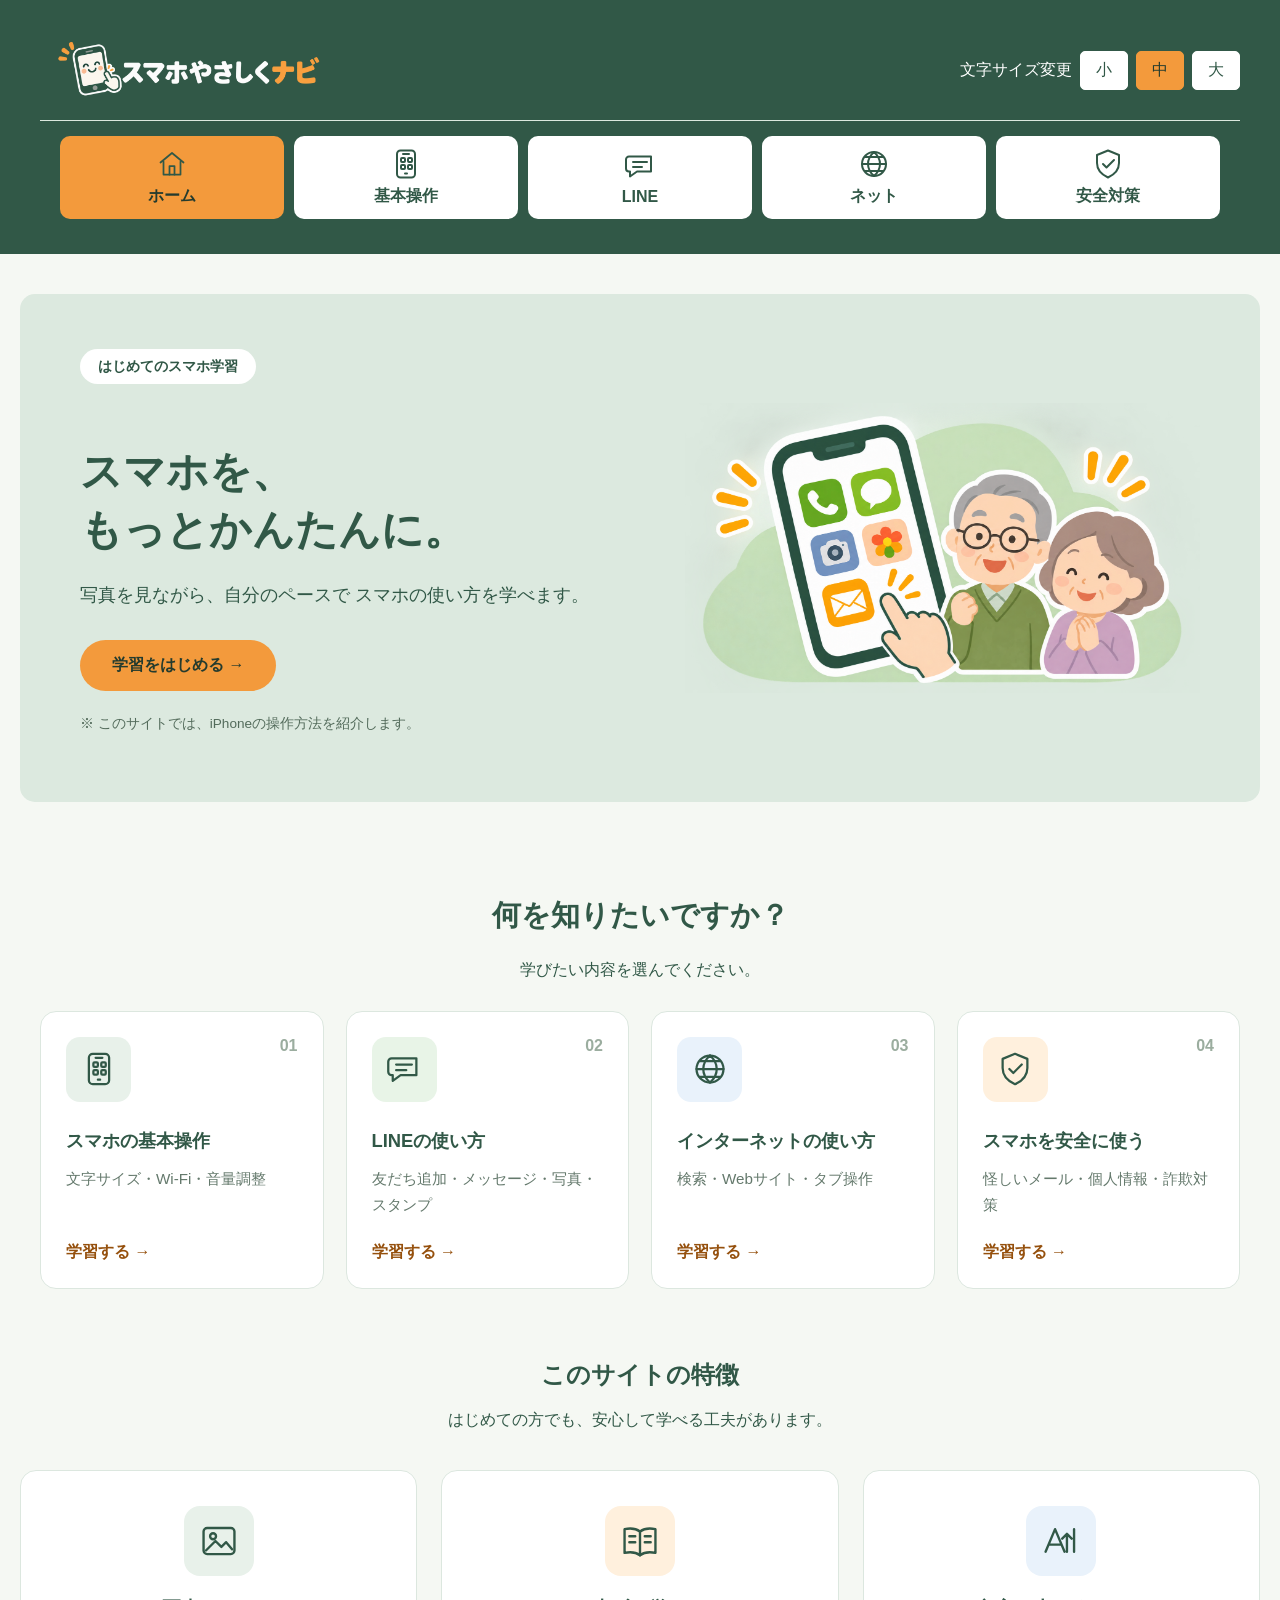
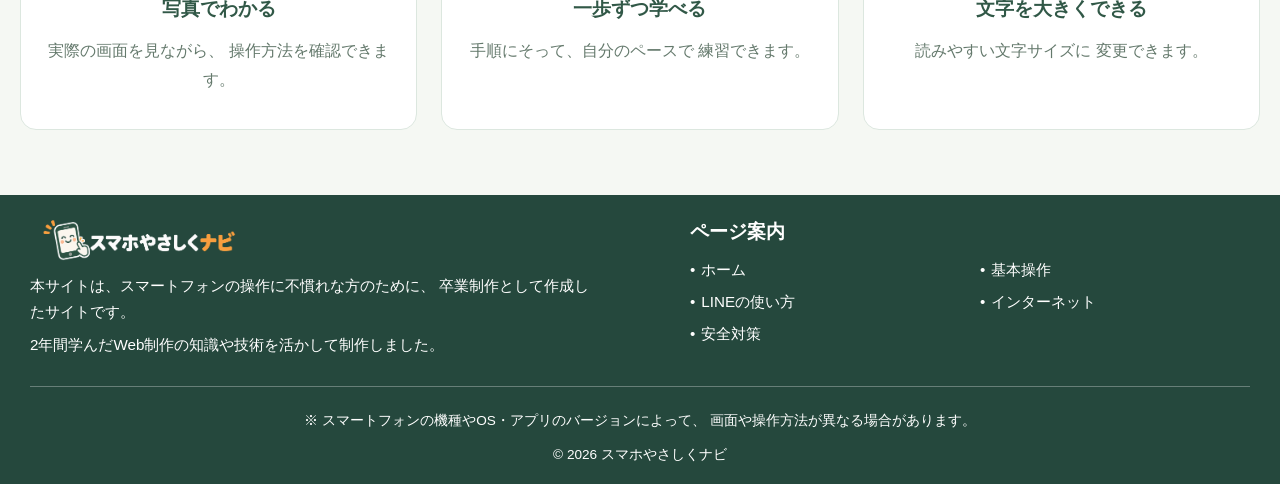
<file: index.html>
<!DOCTYPE html>
<html lang="ja">
<head>
    <meta charset="UTF-8">
    <meta name="viewport" content="width=device-width, initial-scale=1.0">
    <title>スマホやさしくナビ</title>
    <link rel="stylesheet" href="style.css">
    <script src="script.js" defer></script>
</head>

<body>
    <header>

        <div class="header-top">
            <div class="site-logo">
                <a href="index.html">
                    <img src="images/logo.png" alt="スマホやさしくナビ" class="logo-image">
                </a>
            </div>
        
        <div class="font-controls">
            <span>文字サイズ変更</span>
            <button type="button" data-size="small">小</button>
            <button type="button" data-size="medium">中</button>
            <button type="button" data-size="large">大</button>
        </div>

    </div>

        <nav class="main-nav">
            <a href="index.html" class="nav-link active" aria-current="page">
                <span class="nav-icon" aria-hidden="true"><img src="images/icons/home.svg" alt=""></span>
                <span>ホーム</span>
            </a>
            <a href="basic.html" class="nav-link">
                <span class="nav-icon" aria-hidden="true"><img src="images/icons/smartphone.svg" alt=""></span>
                <span>基本操作</span>
            </a>
            <a href="line.html" class="nav-link">
                <span class="nav-icon" aria-hidden="true"><img src="images/icons/message.svg" alt=""></span>
                <span>LINE</span>
            </a>
            <a href="internet.html" class="nav-link">
                <span class="nav-icon" aria-hidden="true"><img src="images/icons/globe.svg" alt=""></span>
                <span>ネット</span>
            </a>
            <a href="safety.html" class="nav-link">
                <span class="nav-icon" aria-hidden="true"><img src="images/icons/shield.svg" alt=""></span>
                <span>安全対策</span>
            </a>
        </nav>   
    </header>

    <main>

        
<!-- トップページのメインビジュアル -->
<section class="hero">

    <div class="hero-content">

        <span class="hero-label">
            はじめてのスマホ学習
        </span>

        <h1>スマホを、<br>
    もっとかんたんに。</h1>

        <p class="hero-description">
            写真を見ながら、自分のペースで
            スマホの使い方を学べます。
        </p>

        <a href="basic.html" class="hero-button">
            学習をはじめる →
        </a>

        <p class="hero-note">
            ※ このサイトでは、iPhoneの操作方法を紹介します。
        </p>

    </div>

    <!-- スマホ学習のイラスト -->
<div class="hero-image">
    <img
        src="images/hero-illust.png"
        alt="スマートフォンの使い方を楽しく学ぶイラスト"
        class="hero-illustration"
    >
</div>

</section>


        <!-- 学習カテゴリ -->
        <section class="categories">
            <h2>何を知りたいですか？</h2>
            <p class="section-description">
                学びたい内容を選んでください。
            </p>

            
<div class="cards">

    <!-- スマホの基本操作 -->
    <a href="basic.html" class="card">
        <div class="card-top">
            <span class="card-icon" aria-hidden="true"><img src="images/icons/smartphone.svg" alt=""></span>
            <span class="card-number" aria-hidden="true">01</span>
        </div>

        <div class="card-text">
            <h3>スマホの基本操作</h3>
            <p>文字サイズ・Wi-Fi・音量調整</p>
        </div>

        <span class="card-button">学習する →</span>
    </a>

    <!-- LINEの使い方 -->
    <a href="line.html" class="card">
        <div class="card-top">
            <span class="card-icon" aria-hidden="true"><img src="images/icons/message.svg" alt=""></span>
            <span class="card-number" aria-hidden="true">02</span>
        </div>

        <div class="card-text">
            <h3>LINEの使い方</h3>
            <p>友だち追加・メッセージ・写真・スタンプ</p>
        </div>

        <span class="card-button">学習する →</span>
    </a>

    <!-- インターネットの使い方 -->
    <a href="internet.html" class="card">
        <div class="card-top">
            <span class="card-icon" aria-hidden="true"><img src="images/icons/globe.svg" alt=""></span>
            <span class="card-number" aria-hidden="true">03</span>
        </div>

        <div class="card-text">
            <h3>インターネットの使い方</h3>
            <p>検索・Webサイト・タブ操作</p>
        </div>

        <span class="card-button">学習する →</span>
    </a>

    <!-- スマホの安全対策 -->
    <a href="safety.html" class="card">
        <div class="card-top">
            <span class="card-icon" aria-hidden="true"><img src="images/icons/shield.svg" alt=""></span>
            <span class="card-number" aria-hidden="true">04</span>
        </div>

        <div class="card-text">
            <h3>スマホを安全に使う</h3>
            <p>怪しいメール・個人情報・詐欺対策</p>
        </div>

        <span class="card-button">学習する →</span>
    </a>

</div>
           
        </section>

        
<!-- このサイトの特徴 -->
<section class="about">

    <h2>このサイトの特徴</h2>

    <p class="section-description">
        はじめての方でも、安心して学べる工夫があります。
    </p>

    <div class="feature-cards">

        <!-- 写真でわかる -->
        <div class="feature-card">
            <span class="feature-icon" aria-hidden="true"><img src="images/icons/photo.svg" alt=""></span>
            <h3>写真でわかる</h3>
            <p>
                実際の画面を見ながら、
                操作方法を確認できます。
            </p>
        </div>

        <!-- 一歩ずつ学べる -->
        <div class="feature-card">
            <span class="feature-icon" aria-hidden="true"><img src="images/icons/book.svg" alt=""></span>
            <h3>一歩ずつ学べる</h3>
            <p>
                手順にそって、自分のペースで
                練習できます。
            </p>
        </div>

        <!-- 文字サイズを変更できる -->
        <div class="feature-card">
            <span class="feature-icon" aria-hidden="true"><img src="images/icons/font-size.svg" alt=""></span>
            <h3>文字を大きくできる</h3>
            <p>
                読みやすい文字サイズに
                変更できます。
            </p>
        </div>

    </div>

</section>

    </main>
    
    
<!-- フッター -->
<footer class="site-footer">
    <div class="footer-container">

        <div class="footer-main">

            <!-- サイト紹介 -->
            <div class="footer-about">
                <img src="images/logo.png"
                     alt="スマホやさしくナビ"
                     class="footer-logo">

                <div class="footer-project">
                    <p>
                        本サイトは、スマートフォンの操作に不慣れな方のために、
                        卒業制作として作成したサイトです。
                    </p>
                    <p>
                        2年間学んだWeb制作の知識や技術を活かして制作しました。
                    </p>
                </div>
            </div>

            <!-- ページ案内 -->
            <div class="footer-nav">
                <h2>ページ案内</h2>
                <ul>
                    <li><a href="index.html">ホーム</a></li>
                    <li><a href="basic.html">基本操作</a></li>
                    <li><a href="line.html">LINEの使い方</a></li>
                    <li><a href="internet.html">インターネット</a></li>
                    <li><a href="safety.html">安全対策</a></li>
                </ul>
            </div>

        </div>

        <!-- 注意事項・コピーライト -->
        <div class="footer-bottom">
            <p class="footer-note">
                ※ スマートフォンの機種やOS・アプリのバージョンによって、
                画面や操作方法が異なる場合があります。
            </p>

            <p class="footer-copyright">
                © 2026 スマホやさしくナビ
            </p>
        </div>

    </div>
</footer>
<!-- ページトップへ戻るボタン -->
<button id="back-to-top" type="button" aria-label="ページの先頭へ戻る">
    <span aria-hidden="true">↑</span>
    <span class="back-to-top-text">TOP</span>
</button>
</body>
</html>
</file>
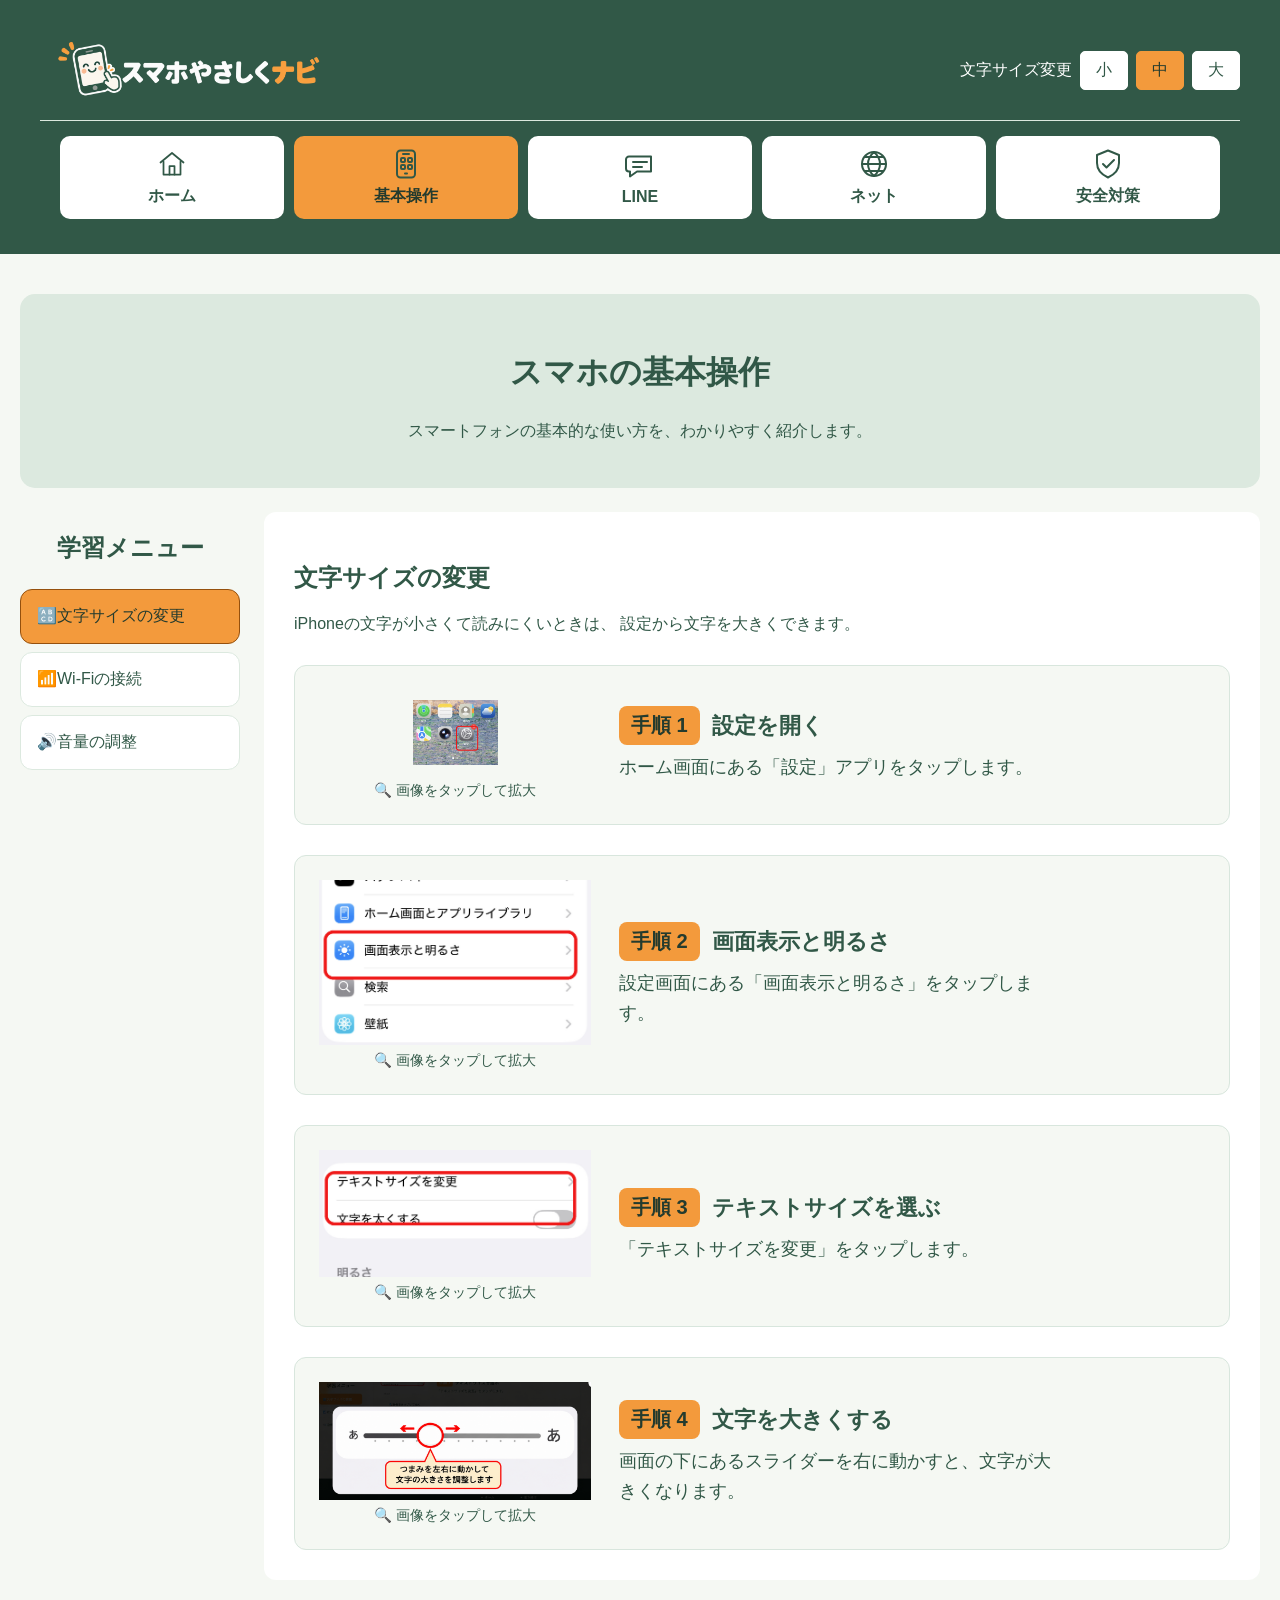
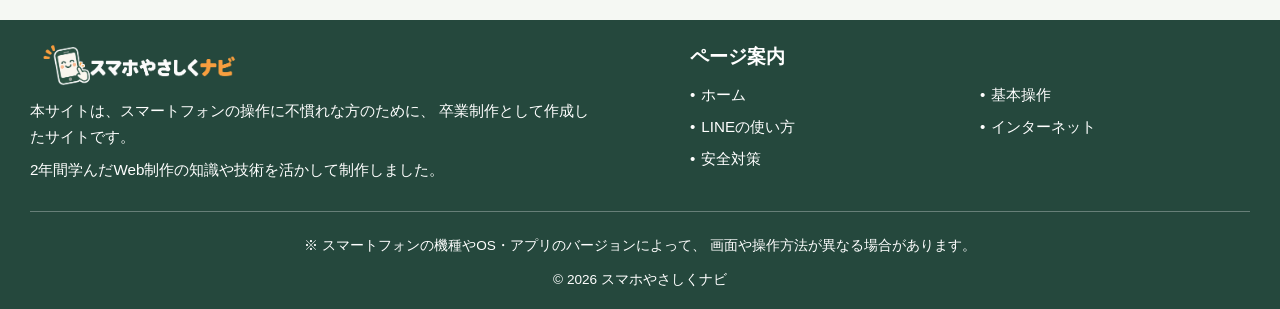
<file: basic.html>
<!DOCTYPE html>
<html lang="ja">
<head>
    <meta charset="UTF-8">
    <meta name="viewport" content="width=device-width, initial-scale=1.0">
    <title>スマホの基本操作｜スマホやさしくナビ</title>
    <link rel="stylesheet" href="style.css">
    <script src="script.js" defer></script>
</head>
<body>
    <header>

        <div class="header-top">
            <div class="site-logo">
                <a href="index.html">
                    <img src="images/logo.png" alt="スマホやさしくナビ" class="logo-image">
                </a>
            </div>
        
        <div class="font-controls">
            <span>文字サイズ変更</span>
            <button type="button" data-size="small">小</button>
            <button type="button" data-size="medium">中</button>
            <button type="button" data-size="large">大</button>
        </div>

    </div>

        <nav class="main-nav">
            <a href="index.html" class="nav-link">
                <span class="nav-icon" aria-hidden="true"><img src="images/icons/home.svg" alt=""></span>
                <span>ホーム</span>
            </a>
            <a href="basic.html" class="nav-link active" aria-current="page">
                <span class="nav-icon" aria-hidden="true"><img src="images/icons/smartphone.svg" alt=""></span>
                <span>基本操作</span>
            </a>
            <a href="line.html" class="nav-link">
                <span class="nav-icon" aria-hidden="true"><img src="images/icons/message.svg" alt=""></span>
                <span>LINE</span>
            </a>
            <a href="internet.html" class="nav-link">
                <span class="nav-icon" aria-hidden="true"><img src="images/icons/globe.svg" alt=""></span>
                <span>ネット</span>
            </a>
            <a href="safety.html" class="nav-link">
                <span class="nav-icon" aria-hidden="true"><img src="images/icons/shield.svg" alt=""></span>
                <span>安全対策</span>
            </a>
        </nav>   
    </header>

<!-- メインコンテンツ -->
<main class="basic-main">

<!-- ページタイトル -->
<section class="basic-intro">
    <h1>スマホの基本操作</h1>
    <p>
        スマートフォンの基本的な使い方を、わかりやすく紹介します。
    </p>
    </section>
<!-- 学習メニュー -->
<section class="basic-lessons">
    <h2>学習メニュー</h2>
    <div class="lesson-list">
        <a href="#font-size" class="lesson-item active">
            🔠文字サイズの変更
        </a>
        <a href="#wifi" class="lesson-item">
            📶Wi-Fiの接続
        </a>
        <a href="#volume" class="lesson-item">
            🔊音量の調整
        </a>
    </div>
</section>

<!-- 文字サイズの変更 -->
 <section id="font-size" class="lesson-section">
    <h2>文字サイズの変更</h2>
    <p>iPhoneの文字が小さくて読みにくいときは、
        設定から文字を大きくできます。</p>

    <div class="step-list">
    <!-- 手順1 -->
        <div class="step-item">
           <div class="step-content">
            <!-- 設定アプリのアイコン -->
            <img loading="lazy" src="images/font-step1.jpg" alt="設定アプリのアイコン" class="step-icon">

            <!-- 操作の説明 -->
             <div class="step-text">
                <h3 class="step-title">
    <span class="step-number">手順 1</span>
    <span>設定を開く</span>
</h3>
                <p>
                    ホーム画面にある「設定」アプリをタップします。
                </p>
             </div>
           </div>
        </div>
    <!-- 手順2 -->
        <div class="step-item">
            <div class="step-content">
                <!-- 画面表示と明るさの操作画像 -->
                <img loading="lazy" src="images/font-step2.jpg" alt="画面表示と明るさの設定項目" class="step-guide-image">

                <div class="step-text">
                <h3 class="step-title">
    <span class="step-number">手順 2</span>
    <span>画面表示と明るさ</span>
</h3>
                <p>
                設定画面にある「画面表示と明るさ」をタップします。
                </p>
                </div>
            </div>
        </div>
    <!-- 手順3 -->
        <div class="step-item">
            <div class="step-content">
                <!-- テキストサイズの設定画像 -->
                <img loading="lazy" src="images/font-step3.jpg" alt="テキストサイズを変更" class="step-guide-image">
                <!-- 操作の説明 -->
                <div class="step-text">
                    <h3 class="step-title">
    <span class="step-number">手順 3</span>
    <span>テキストサイズを選ぶ</span>
</h3>
                    <p>
                    「テキストサイズを変更」をタップします。
                    </p>
                </div>
            </div>
        </div>
    <!-- 手順4 -->
        <div class="step-item">
        <div class="step-content">
            <!-- 文字サイズ調整の画像 -->
            <img loading="lazy" src="images/font-step4.jpg" alt="文字サイズを調整するスライダー" class="step-guide-image">
            <!-- 操作の説明 -->
             <div class="step-text">
                <h3 class="step-title">
    <span class="step-number">手順 4</span>
    <span>文字を大きくする</span>
</h3>
                <p>画面の下にあるスライダーを右に動かすと、文字が大きくなります。</p>
             </div>
        </div>
    </div>
    </div>
 </section>

 <!-- Wi-Fiの接続 -->
<section id="wifi" class="lesson-section">
    <h2>Wi-Fiの接続</h2>
    <p>iPhoneをWi-Fiに接続する方法を紹介します。</p>
    <div class="step-list">
        <!-- 手順1 -->
         <div class="step-item">
            <div class="step-content">
                <img loading="lazy" src="images/font-step1.jpg" alt="設定アプリのアイコン" class="step-icon">
                <div class="step-text">

                    <h3 class="step-title">
    <span class="step-number">手順 1</span>
    <span>設定を開く</span>
</h3>
                    <p>ホーム画面にある「設定」アプリをタップします。</p>
                </div>
            </div>
         </div>

        
<!-- 手順2 -->
<div class="step-item">
    <div class="step-content">

        <img loading="lazy" src="images/wifi-menu.jpeg"
             alt="Wi-Fiの設定項目"
             class="step-guide-image">

        <div class="step-text">
            <h3 class="step-title">
    <span class="step-number">手順 2</span>
    <span>Wi-Fiを選ぶ</span>
</h3>
            <p>設定画面にある「Wi-Fi」をタップします。</p>
        </div>

    </div>
</div>
<!-- 手順3 -->
<div class="step-item">
    <div class="step-content">

        <img loading="lazy" src="images/wifi-on.jpeg"
             alt="Wi-Fiをオンにする画面"
             class="step-guide-image">

        <div class="step-text">
            <h3 class="step-title">
    <span class="step-number">手順 3</span>
    <span>Wi-Fiをオンにする</span>
</h3>
            <p>「Wi-Fi」のスイッチをタップして、
               オン（緑色）にします。</p>
        </div>

    </div>
</div>
<!-- 手順4 -->
<div class="step-item">
    <div class="step-content">

        <img loading="lazy" src="images/wifi-password.jpeg"
             alt="Wi-Fiのパスワード入力画面"
             class="step-guide-image">

        <div class="step-text">
            <h3 class="step-title">
    <span class="step-number">手順 4</span>
    <span>パスワードを入力する</span>
</h3>
            <p>接続したいネットワークを選び、
               パスワードを入力して「接続」をタップします。</p>
        </div>

    </div>
</div>
    </div>
</section>

  <!-- 音量の調整 -->
   <section id="volume" class="lesson-section">
    <h2>音量の調整</h2>
    <p>スマートフォンの音量を調整する方法を紹介します。</p>
    
<div class="step-list">

    <!-- 手順1 -->
    <div class="step-item">
        <div class="step-content">

            <img loading="lazy" src="images/volume-button.jpeg"
                 alt="iPhoneの音量ボタン"
                 class="step-guide-image">

            <div class="step-text">
                <h3 class="step-title">
    <span class="step-number">手順 1</span>
    <span>音量ボタンを確認する</span>
</h3>

                <p>iPhoneの側面にある音量ボタンを確認します。</p>
            </div>

        </div>
    </div>

<!-- 手順2 -->
<div class="step-item">
    <div class="step-content">

        <img loading="lazy" src="images/volume-up.jpeg"
             alt="音量を大きくするボタン"
             class="step-guide-image">

        <div class="step-text">
            <h3 class="step-title">
    <span class="step-number">手順 2</span>
    <span>音量を大きくする</span>
</h3>
            <p>iPhoneの側面にある上の音量ボタンを押すと、
               音量が大きくなります。</p>
        </div>

    </div>
</div>

<!-- 手順3 -->
<div class="step-item">
    <div class="step-content">

        <img loading="lazy" src="images/volume-down.jpeg"
             alt="音量を小さくするボタン"
             class="step-guide-image">

        <div class="step-text">
            <h3 class="step-title">
    <span class="step-number">手順 3</span>
    <span>音量を小さくする</span>
</h3>
            <p>iPhoneの側面にある下の音量ボタンを押すと、
               音量が小さくなります。</p>
        </div>

    </div>
</div>
<!-- 手順4 -->
<div class="step-item">
<div class="step-content">
    <img loading="lazy" src="images/volume-settings.jpeg" alt="サウンドと触覚の設定画面" class="step-guide-image">
    <div class="step-text">

        <h3 class="step-title">
    <span class="step-number">手順 4</span>
    <span>設定から音量を調整する</span>
</h3>
        <p>「設定」から「サウンドと触覚」を開き、「着信音と通知音」のスライダーを動かします。</p>
    </div>
</div>
</div>
</div>

   </section>
    </main>

<!-- フッター -->
<footer class="site-footer">
    <div class="footer-container">

        <div class="footer-main">

            <!-- サイト紹介 -->
            <div class="footer-about">
                <img src="images/logo.png"
                     alt="スマホやさしくナビ"
                     class="footer-logo">

                <div class="footer-project">
                    <p>
                        本サイトは、スマートフォンの操作に不慣れな方のために、
                        卒業制作として作成したサイトです。
                    </p>
                    <p>
                        2年間学んだWeb制作の知識や技術を活かして制作しました。
                    </p>
                </div>
            </div>

            <!-- ページ案内 -->
            <div class="footer-nav">
                <h2>ページ案内</h2>
                <ul>
                    <li><a href="index.html">ホーム</a></li>
                    <li><a href="basic.html">基本操作</a></li>
                    <li><a href="line.html">LINEの使い方</a></li>
                    <li><a href="internet.html">インターネット</a></li>
                    <li><a href="safety.html">安全対策</a></li>
                </ul>
            </div>

        </div>

        <!-- 注意事項・コピーライト -->
        <div class="footer-bottom">
            <p class="footer-note">
                ※ スマートフォンの機種やOS・アプリのバージョンによって、
                画面や操作方法が異なる場合があります。
            </p>

            <p class="footer-copyright">
                © 2026 スマホやさしくナビ
            </p>
        </div>

    </div>
</footer>
<!-- ページトップへ戻るボタン -->
<button id="back-to-top" type="button" aria-label="ページの先頭へ戻る">
    <span aria-hidden="true">↑</span>
    <span class="back-to-top-text">TOP</span>
</button>
</body>
</html>
</file>
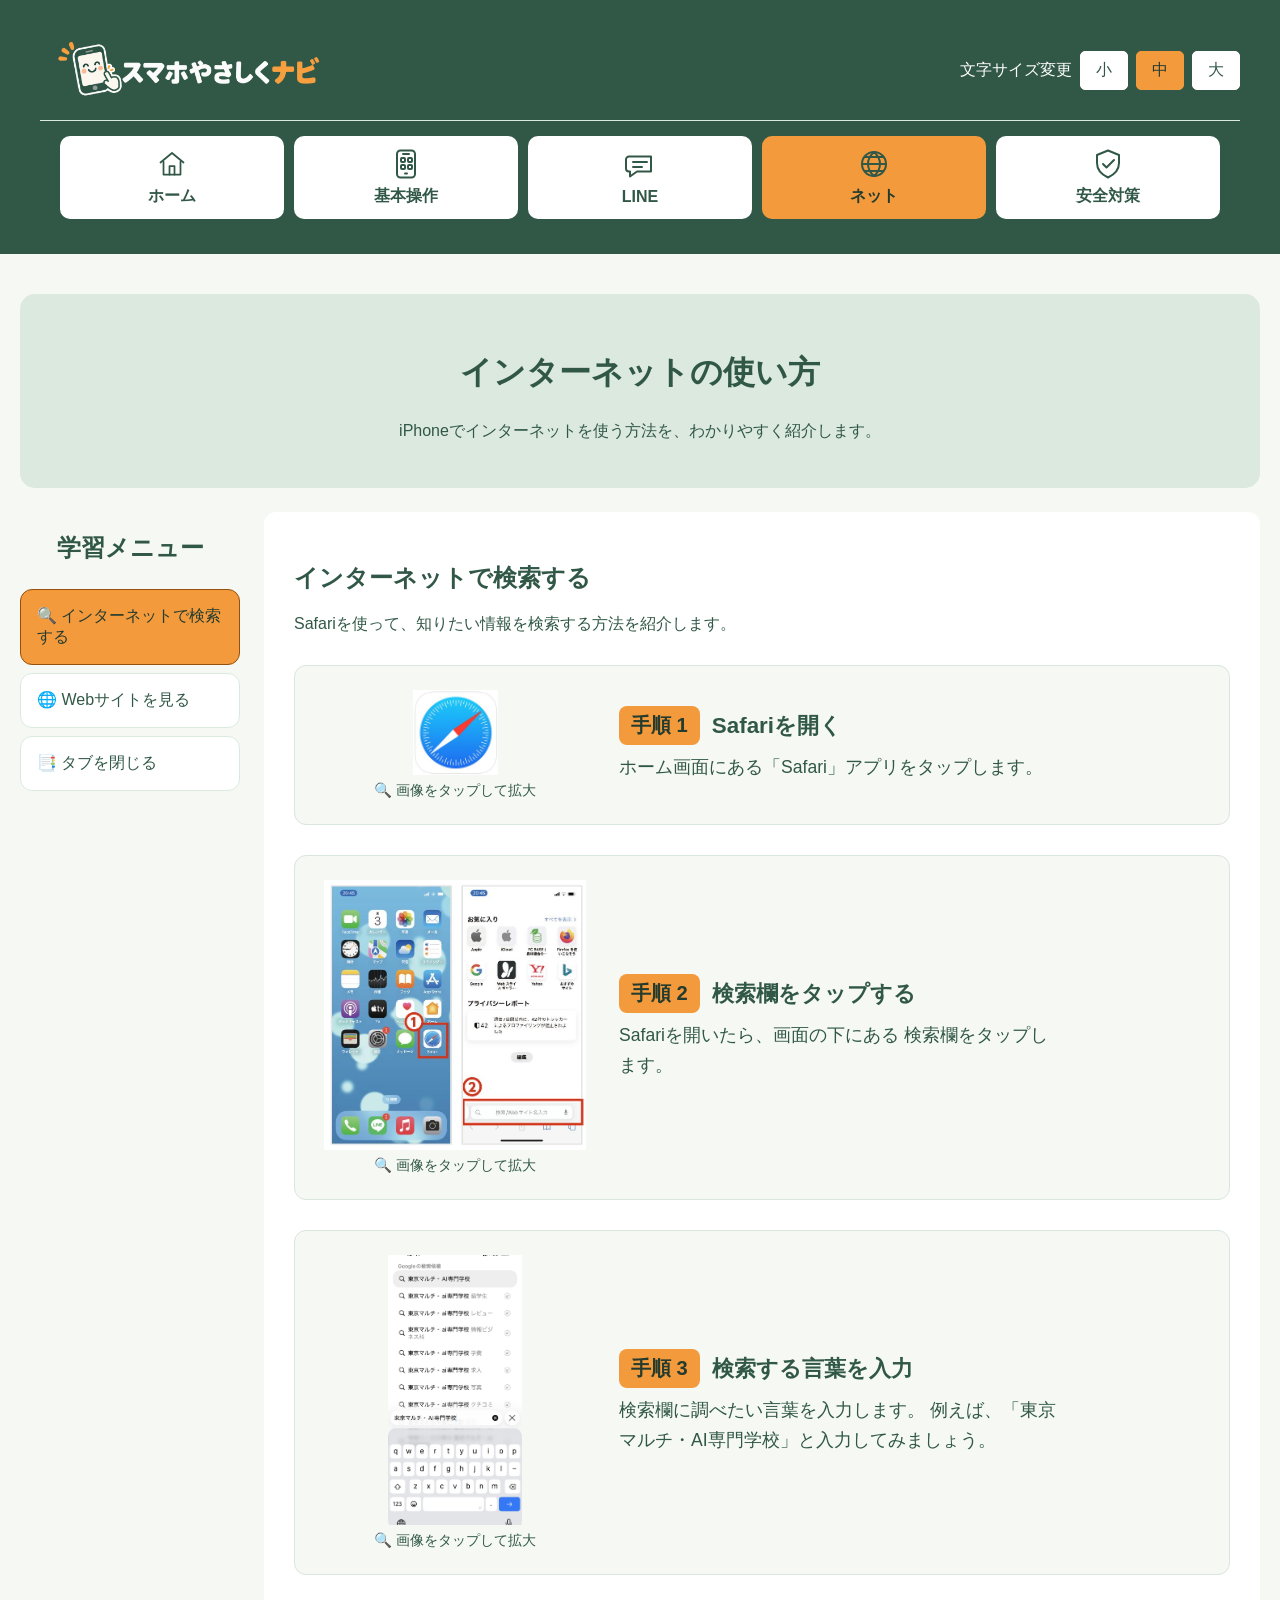
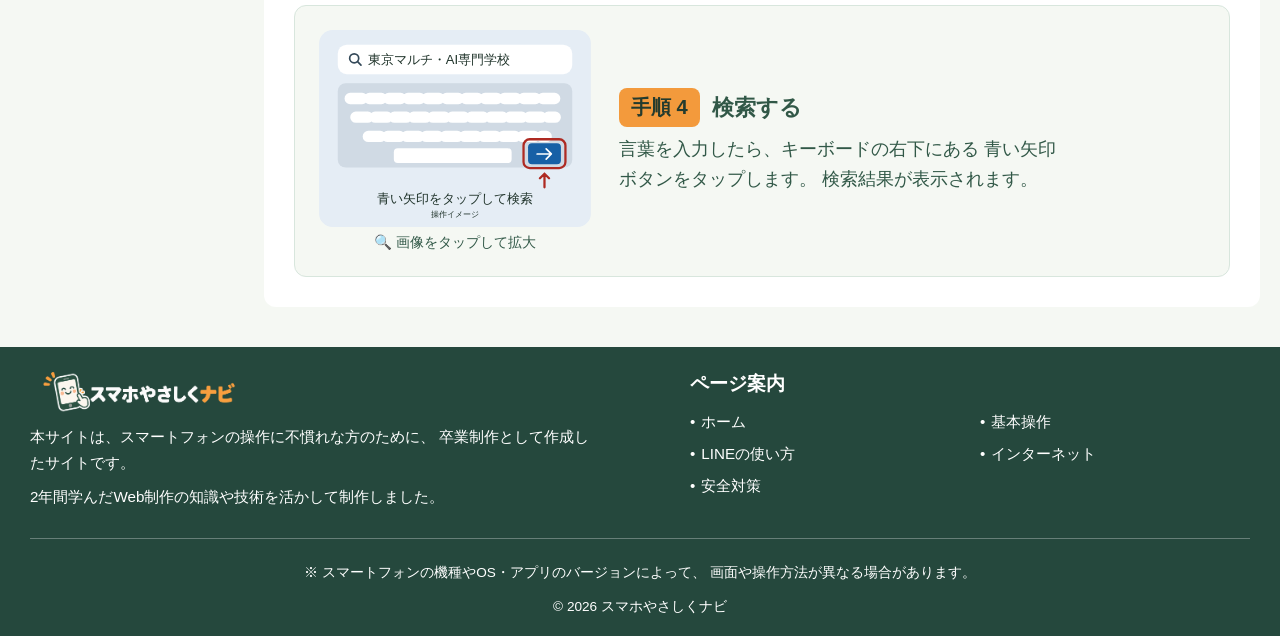
<file: internet.html>
<!DOCTYPE html>
<html lang="ja">
<head>
    <meta charset="UTF-8">
    <meta name="viewport" content="width=device-width, initial-scale=1.0">
    <title>インターネットの使い方｜スマホやさしくナビ</title>
    <link rel="stylesheet" href="style.css">
    <script src="script.js" defer></script>
</head>
<body>
    <header>

        <div class="header-top">
            <div class="site-logo">
                <a href="index.html">
                    <img src="images/logo.png" alt="スマホやさしくナビ" class="logo-image">
                </a>
            </div>
        
        <div class="font-controls">
            <span>文字サイズ変更</span>
            <button type="button" data-size="small">小</button>
            <button type="button" data-size="medium">中</button>
            <button type="button" data-size="large">大</button>
        </div>

    </div>

       <nav class="main-nav">
            <a href="index.html" class="nav-link">
                <span class="nav-icon" aria-hidden="true"><img src="images/icons/home.svg" alt=""></span>
                <span>ホーム</span>
            </a>
            <a href="basic.html" class="nav-link">
                <span class="nav-icon" aria-hidden="true"><img src="images/icons/smartphone.svg" alt=""></span>
                <span>基本操作</span>
            </a>
            <a href="line.html" class="nav-link">
                <span class="nav-icon" aria-hidden="true"><img src="images/icons/message.svg" alt=""></span>
                <span>LINE</span>
            </a>
            <a href="internet.html" class="nav-link active" aria-current="page">
                <span class="nav-icon" aria-hidden="true"><img src="images/icons/globe.svg" alt=""></span>
                <span>ネット</span>
            </a>
            <a href="safety.html" class="nav-link">
                <span class="nav-icon" aria-hidden="true"><img src="images/icons/shield.svg" alt=""></span>
                <span>安全対策</span>
            </a>
        </nav>    
    </header>

<!-- メインコンテンツ -->
<main class="basic-main">

<!-- ページタイトル -->
<section class="basic-intro">
    <h1>インターネットの使い方</h1>
    <p>
        iPhoneでインターネットを使う方法を、わかりやすく紹介します。
    </p>
    </section>

<!-- 学習メニュー -->
<section class="basic-lessons">
    <h2>学習メニュー</h2>

    <div class="lesson-list">
        <a href="#search-web" class="lesson-item active">
            🔍 インターネットで検索する
        </a>

        <a href="#view-website" class="lesson-item">
            🌐 Webサイトを見る
        </a>

        <a href="#close-tab" class="lesson-item">
            📑 タブを閉じる
        </a>
    </div>
</section>



<!-- インターネットで検索する -->
<section id="search-web" class="lesson-section">
    <h2>インターネットで検索する</h2>
    <p>Safariを使って、知りたい情報を検索する方法を紹介します。</p>
    
<!-- 操作手順 -->
<div class="step-list">

    <!-- 手順1 -->
    <div class="step-item">
        <div class="step-content">
            <img loading="lazy" src="images/safari-app.jpeg"
                 alt="Safariアプリのアイコン"
                 class="step-icon">

            <div class="step-text">
<h3 class="step-title">
    <span class="step-number">手順 1</span>
    <span>Safariを開く</span>
</h3>
                <p>ホーム画面にある「Safari」アプリをタップします。</p>
            </div>
        </div>
    </div>

<!-- 手順2 -->
<div class="step-item">
    <div class="step-content">
        <img loading="lazy" src="images/safari-search-bar.jpeg"
             alt="Safariの検索欄をタップする画面"
             class="step-guide-image">

        <div class="step-text">
<h3 class="step-title">
    <span class="step-number">手順 2</span>
    <span>検索欄をタップする</span>
</h3>
            <p>
                Safariを開いたら、画面の下にある
                検索欄をタップします。
            </p>
        </div>
    </div>
</div>

<!-- 手順3 -->
<div class="step-item">
    <div class="step-content">
        <img loading="lazy" src="images/safari-search-input.jpeg"
             alt="Safariの検索欄に言葉を入力する画面"
             class="step-guide-image">

        
<div class="step-text">
<h3 class="step-title">
    <span class="step-number">手順 3</span>
    <span>検索する言葉を入力</span>
</h3>
    <p>
        検索欄に調べたい言葉を入力します。
        例えば、「東京マルチ・AI専門学校」と入力してみましょう。
    </p>
</div>

    </div>
</div>

<!-- 手順4 -->
<div class="step-item">
    <div class="step-content">
        <img loading="lazy" src="images/safari-submit-guide.svg"
             alt="「東京マルチ・AI専門学校」と入力したあと、キーボード右下の青い矢印を押す図"
             class="step-guide-image">

        
<div class="step-text">
<h3 class="step-title">
    <span class="step-number">手順 4</span>
    <span>検索する</span>
</h3>
    <p>
        言葉を入力したら、キーボードの右下にある
        青い矢印ボタンをタップします。
        検索結果が表示されます。
    </p>
</div>

    </div>
</div>

</div>

</section>

<!-- Webサイトを見る -->
<section id="view-website" class="lesson-section">
    <h2>Webサイトを見る</h2>
    <p>検索結果からWebサイトを開く方法を紹介します。</p>
    
<!-- 操作手順 -->
<div class="step-list">

    <!-- 手順1 -->
    <div class="step-item">
        <div class="step-content">
            <img loading="lazy" src="images/safari-search-results.jpeg"
                 alt="Safariの検索結果からWebサイトを選ぶ画面"
                 class="step-guide-image">

            <div class="step-text">
<h3 class="step-title">
    <span class="step-number">手順 1</span>
    <span>見たいサイトを選ぶ</span>
</h3>
    <p>
        検索結果の中から、見たいWebサイトを探します。
        Webサイトのタイトルをタップします。
    </p>
            </div>
        </div>
    </div>


<!-- 手順2 -->
<div class="step-item">
    <div class="step-content">
        <img loading="lazy" src="images/safari-website.jpg"
             alt="SafariでWebサイトを開いた画面"
             class="step-guide-image">

        <div class="step-text">
<h3 class="step-title">
    <span class="step-number">手順 2</span>
    <span>Webサイトを開く</span>
</h3>
            <p>
                見たいWebサイトのタイトルをタップすると、
                Webサイトが開きます。
            </p>
        </div>
    </div>
</div>


</div>

</section>


<!-- タブを閉じる -->
<section id="close-tab" class="lesson-section">
    <h2>タブを閉じる</h2>
    <p>Safariで開いているタブを閉じる方法を紹介します。</p>

    <!-- 操作手順 -->
    <div class="step-list">

        <!-- 手順1 -->
        <div class="step-item">
            <div class="step-content">
                <img loading="lazy" src="images/safari-tab-menu.jpeg"
                     alt="Safariでタブ一覧を開く画面"
                     class="step-guide-image">

                <div class="step-text">
<h3 class="step-title">
    <span class="step-number">手順 1</span>
    <span>タブ一覧を開く</span>
</h3>
                    <p>
                        Safariのタブを表示するボタンをタップして、
                        開いているタブの一覧を表示します。
                    </p>
                </div>
            </div>
        </div>
<!-- 手順2 -->
        <div class="step-item">
            <div class="step-content">
                <img loading="lazy" src="images/safari-tab-list.jpeg"
                     alt="すべてのタブを開く画面"
                     class="step-guide-image">

                <div class="step-text">
<h3 class="step-title">
    <span class="step-number">手順 2</span>
    <span>すべてのタブを表示</span>
</h3>
                    <p>
                        すでにタブ一覧が表示されていれば、次の手順へ進みます。
                        メニューが表示された場合は、「すべてのタブ」をタップします。
                    </p>
                </div>
            </div>
        </div>

        <!-- 手順3 -->
        <div class="step-item">
            <div class="step-content">
                <img loading="lazy" src="images/safari-tab-close.jpeg"
                     alt="Safariでタブを閉じる画面"
                     class="step-guide-image">

                <div class="step-text">
<h3 class="step-title">
    <span class="step-number">手順 3</span>
    <span>タブを閉じる</span>
</h3>
                    <p>
                        閉じたいタブの右上にある
                        「×」をタップすると、
                        そのタブを閉じることができます。
                    </p>
                </div>
            </div>
        </div>

    </div>
</section>


    </main>

<!-- フッター -->
<footer class="site-footer">
    <div class="footer-container">

        <div class="footer-main">

            <!-- サイト紹介 -->
            <div class="footer-about">
                <img src="images/logo.png"
                     alt="スマホやさしくナビ"
                     class="footer-logo">

                <div class="footer-project">
                    <p>
                        本サイトは、スマートフォンの操作に不慣れな方のために、
                        卒業制作として作成したサイトです。
                    </p>
                    <p>
                        2年間学んだWeb制作の知識や技術を活かして制作しました。
                    </p>
                </div>
            </div>

            <!-- ページ案内 -->
            <div class="footer-nav">
                <h2>ページ案内</h2>
                <ul>
                    <li><a href="index.html">ホーム</a></li>
                    <li><a href="basic.html">基本操作</a></li>
                    <li><a href="line.html">LINEの使い方</a></li>
                    <li><a href="internet.html">インターネット</a></li>
                    <li><a href="safety.html">安全対策</a></li>
                </ul>
            </div>

        </div>

        <!-- 注意事項・コピーライト -->
        <div class="footer-bottom">
            <p class="footer-note">
                ※ スマートフォンの機種やOS・アプリのバージョンによって、
                画面や操作方法が異なる場合があります。
            </p>

            <p class="footer-copyright">
                © 2026 スマホやさしくナビ
            </p>
        </div>

    </div>
</footer>
<!-- ページトップへ戻るボタン -->
<button id="back-to-top" type="button" aria-label="ページの先頭へ戻る">
    <span aria-hidden="true">↑</span>
    <span class="back-to-top-text">TOP</span>
</button>
</body>
</html>
</file>
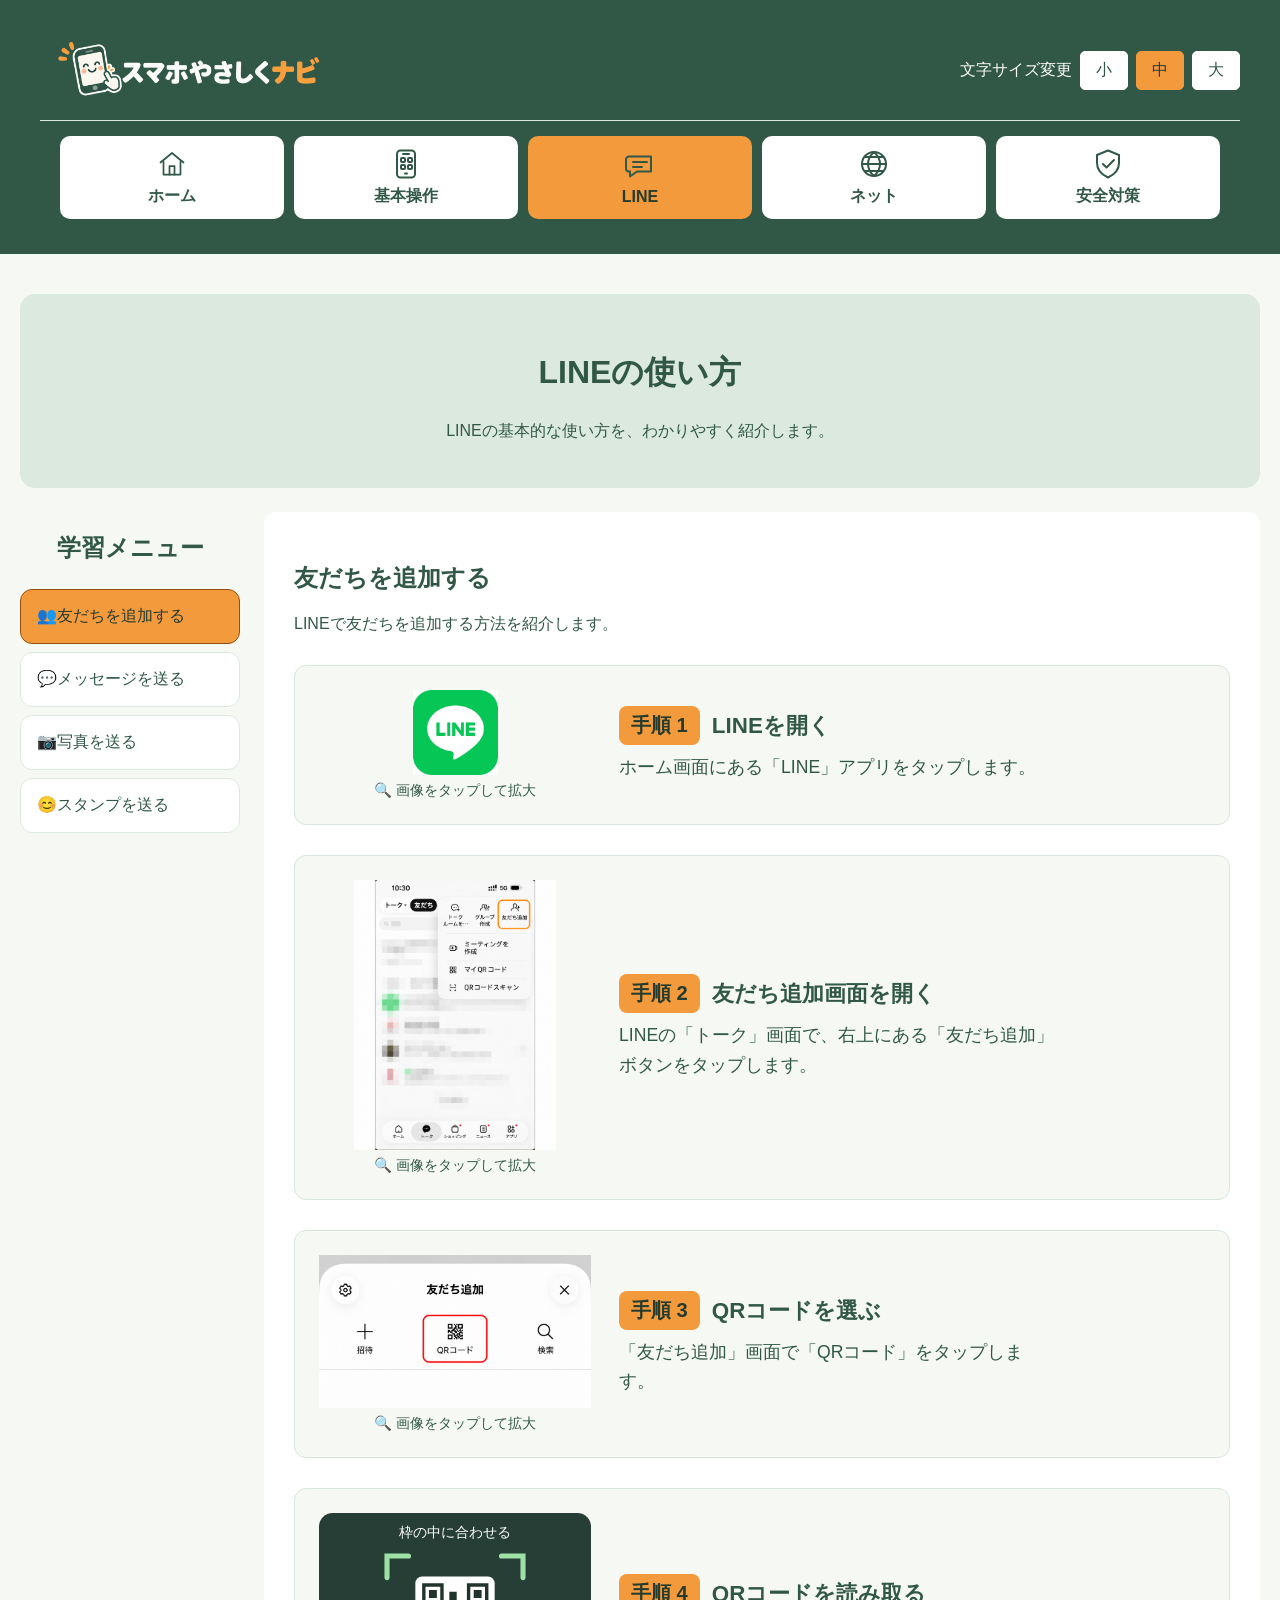
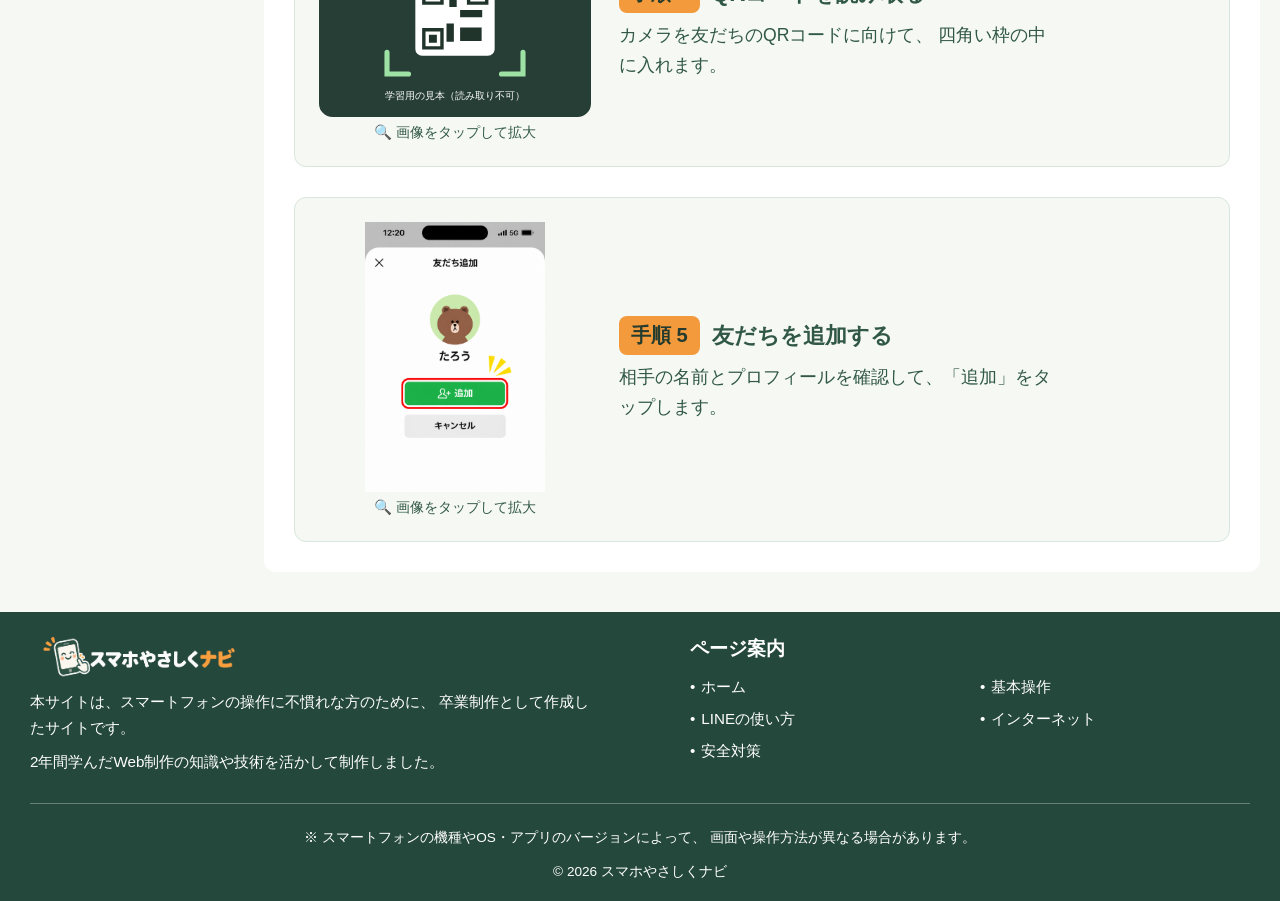
<file: line.html>
<!DOCTYPE html>
<html lang="ja">
<head>
    <meta charset="UTF-8">
    <meta name="viewport" content="width=device-width, initial-scale=1.0">
    <title>LINEの使い方｜スマホやさしくナビ</title>
    <link rel="stylesheet" href="style.css">
    <script src="script.js" defer></script>
</head>
<body>
    <header>

        <div class="header-top">
            <div class="site-logo">
                <a href="index.html">
                    <img src="images/logo.png" alt="スマホやさしくナビ" class="logo-image">
                </a>
            </div>
        
        <div class="font-controls">
            <span>文字サイズ変更</span>
            <button type="button" data-size="small">小</button>
            <button type="button" data-size="medium">中</button>
            <button type="button" data-size="large">大</button>
        </div>

    </div>

        <nav class="main-nav">
            <a href="index.html" class="nav-link">
                <span class="nav-icon" aria-hidden="true"><img src="images/icons/home.svg" alt=""></span>
                <span>ホーム</span>
            </a>
            <a href="basic.html" class="nav-link">
                <span class="nav-icon" aria-hidden="true"><img src="images/icons/smartphone.svg" alt=""></span>
                <span>基本操作</span>
            </a>
            <a href="line.html" class="nav-link active" aria-current="page">
                <span class="nav-icon" aria-hidden="true"><img src="images/icons/message.svg" alt=""></span>
                <span>LINE</span>
            </a>
            <a href="internet.html" class="nav-link">
                <span class="nav-icon" aria-hidden="true"><img src="images/icons/globe.svg" alt=""></span>
                <span>ネット</span>
            </a>
            <a href="safety.html" class="nav-link">
                <span class="nav-icon" aria-hidden="true"><img src="images/icons/shield.svg" alt=""></span>
                <span>安全対策</span>
            </a>
        </nav>    
    </header>

<!-- メインコンテンツ -->
<main class="basic-main">

<!-- ページタイトル -->
<section class="basic-intro">
    <h1>LINEの使い方</h1>
    <p>
        LINEの基本的な使い方を、わかりやすく紹介します。
    </p>
    </section>
<!-- 学習メニュー -->
<section class="basic-lessons">
    <h2>学習メニュー</h2>
    <div class="lesson-list">
        <a href="#add-friend" class="lesson-item active">
            👥友だちを追加する
        </a>
        <a href="#send-message" class="lesson-item">
            💬メッセージを送る
        </a>
        <a href="#send-photo" class="lesson-item">
            📷写真を送る
        </a>
        <a href="#send-stamp" class="lesson-item">
    😊スタンプを送る
</a>
    </div>
</section>

<!-- 友だちを追加する -->
 <section id="add-friend" class="lesson-section">
    <h2>友だちを追加する</h2>
    <p>LINEで友だちを追加する方法を紹介します。</p>
    
<div class="step-list">

    <!-- 手順1 -->
    <div class="step-item">
        <div class="step-content">

            <img loading="lazy" src="images/line-app.jpeg"
                 alt="LINEアプリのアイコン"
                 class="step-icon">

            <div class="step-text">
                <h3 class="step-title">
    <span class="step-number">手順 1</span>
    <span>LINEを開く</span>
</h3>
                <p>ホーム画面にある「LINE」アプリをタップします。</p>
            </div>

        </div>
    </div>
    <!-- 手順2 -->
     <div class="step-item">
        <div class="step-content">
            <img loading="lazy" src="images/line-add-friend.jpeg" alt="LINEの友だち追加ボタン" class="step-guide-image">
        
        <div class="step-text">
<h3 class="step-title">
    <span class="step-number">手順 2</span>
    <span>友だち追加画面を開く</span>
</h3>
            <p>LINEの「トーク」画面で、右上にある「友だち追加」ボタンをタップします。</p>
        </div>
        </div>
     </div>
     <!-- 手順3 -->
      <div class="step-item">
        <div class="step-content">
            <img loading="lazy" src="images/line-qr-code.jpeg" alt="LINEのQRコードを選ぶ画面" class="step-guide-image">
            <div class="step-text">
<h3 class="step-title">
    <span class="step-number">手順 3</span>
    <span>QRコードを選ぶ</span>
</h3>
                <p>「友だち追加」画面で「QRコード」をタップします。</p>
            </div>
        </div>
      </div>
      <!-- 手順4 -->
       <div class="step-item">
        <div class="step-content">
            <img loading="lazy" src="images/line-qr-guide.svg" alt="読み取り枠にQRコードの見本を合わせる図" class="step-guide-image">
            <div class="step-text">
<h3 class="step-title">
    <span class="step-number">手順 4</span>
    <span>QRコードを読み取る</span>
</h3>
                <p>カメラを友だちのQRコードに向けて、
               四角い枠の中に入れます。</p>
            </div>
        </div>
       </div>
    <!-- 手順5 -->
     <div class="step-item">
        <div class="step-content">
            <img loading="lazy" src="images/line-add-confirm.jpeg" alt="LINEで友だちを追加する画面" class="step-guide-image">

            <div class="step-text"> 
<h3 class="step-title">
    <span class="step-number">手順 5</span>
    <span>友だちを追加する</span>
</h3>
                <p>相手の名前とプロフィールを確認して、「追加」をタップします。</p>
            </div>
        </div>
     </div>
</div>

</section>
<!-- メッセージを送る -->
 <section id="send-message" class="lesson-section">
    <h2>メッセージを送る</h2>
    <p>LINEでメッセージを送る方法を紹介します。</p>

    <!-- 操作手順 -->
<div class="step-list">
    <!-- 手順1 -->
     <div class="step-item">
        <div class="step-content">
            <img loading="lazy" src="images/line-app.jpeg" alt="LINEアプリのアイコン" class="step-icon">

            <div class="step-text">
<h3 class="step-title">
    <span class="step-number">手順 1</span>
    <span>LINEを開く</span>
</h3>
                <p>ホーム画面にある「LINE」アプリをタップします。</p>
            </div>
        </div>
     </div>
     
<!-- 手順2 -->
<div class="step-item">
    <div class="step-content">
        <img loading="lazy" src="images/line-talk-list.jpeg"
             alt="LINEのトーク一覧画面"
             class="step-guide-image">

        <div class="step-text">
<h3 class="step-title">
    <span class="step-number">手順 2</span>
    <span>トークを開く</span>
</h3>
            <p>「トーク」画面から、メッセージを送りたい友だちの名前をタップします。</p>
        </div>
    </div>
</div>

<!-- 手順3 -->
<div class="step-item">
    <div class="step-content">
        <img loading="lazy" src="images/line-message-guide.svg"
             alt="画面下部のメッセージ入力欄に「こんにちは」と入力する図"
             class="step-guide-image">

        <div class="step-text">
<h3 class="step-title">
    <span class="step-number">手順 3</span>
    <span>メッセージを入力する</span>
</h3>
            <p>画面下のメッセージ入力欄をタップして、送りたい文章を入力します。</p>
        </div>
    </div>
</div>

<!-- 手順4 -->
<div class="step-item">
    <div class="step-content">
        <img loading="lazy" src="images/line-message-send.jpeg"
             alt="LINEの送信ボタンをタップする画面"
             class="step-guide-image">

        <div class="step-text">
<h3 class="step-title">
    <span class="step-number">手順 4</span>
    <span>メッセージを送信する</span>
</h3>
            <p>入力した文章を確認して、右側の送信ボタンをタップします。</p>
        </div>
    </div>
</div>

</div>

 </section>
<!-- 写真を送る -->
 <section id="send-photo" class="lesson-section">
    <h2>写真を送る</h2>
    <p>LINEで写真を送る方法を紹介します。</p>

<!-- 操作手順 -->
<div class="step-list">

    <!-- 手順1 -->
    <div class="step-item">
        <div class="step-content">
            <img loading="lazy" src="images/line-talk-list.jpeg"
                 alt="LINEのトーク一覧画面"
                 class="step-guide-image">

            <div class="step-text">
<h3 class="step-title">
    <span class="step-number">手順 1</span>
    <span>トークを開く</span>
</h3>
                <p>「トーク」画面で、写真を送りたい友だちの名前をタップします。</p>
            </div>
        </div>
    </div>

<!-- 手順2 -->
<div class="step-item">
    <div class="step-content">
        <img loading="lazy" src="images/line-photo-button.jpeg"
             alt="LINEの写真アイコン"
             class="step-guide-image">

        <div class="step-text">
<h3 class="step-title">
    <span class="step-number">手順 2</span>
    <span>写真アイコンをタップ</span>
</h3>
            <p>画面下にある写真のアイコンをタップします。</p>
        </div>
    </div>
</div>

<!-- 手順3 -->
<div class="step-item">
    <div class="step-content">
        <img loading="lazy" src="images/line-photo-select.jpeg"
             alt="LINEで送信する写真を選ぶ画面"
             class="step-guide-image">

        <div class="step-text">
<h3 class="step-title">
    <span class="step-number">手順 3</span>
    <span>写真を選ぶ</span>
</h3>
            <p>表示された写真の中から、送りたい写真をタップして選びます。</p>
        </div>
    </div>
</div>

<!-- 手順4 -->
<div class="step-item">
    <div class="step-content">
        <img loading="lazy" src="images/line-photo-send2.jpeg"
             alt="LINEで写真を送信する画面"
             class="step-guide-image">

        <div class="step-text">
<h3 class="step-title">
    <span class="step-number">手順 4</span>
    <span>写真を送信する</span>
</h3>
            <p>写真を選んだら、画面右上の送信ボタンをタップします。</p>
        </div>
    </div>
</div>

</div>

 </section>
    <!-- スタンプを送る -->
<section id="send-stamp" class="lesson-section">
    <h2>スタンプを送る</h2>
    <p>LINEでスタンプを送る方法を紹介します。</p>

    <!-- 操作手順 -->
    <div class="step-list">

        <!-- 手順1 -->
        <div class="step-item">
            <div class="step-content">
                <img loading="lazy" src="images/line-talk-list.jpeg"
                     alt="LINEのトーク一覧画面"
                     class="step-guide-image">

                <div class="step-text">
                    <h3 class="step-title">
                        <span class="step-number">手順 1</span>
                        <span>トークを開く</span>
                    </h3>
                    <p>「トーク」画面から、スタンプを送りたい友だちを選びます。</p>
                </div>
            </div>
        </div>

        <!-- 手順2 -->
        <div class="step-item">
            <div class="step-content">
                <img loading="lazy" src="images/line-stamp-guide.svg"
                     alt="メッセージ入力欄の右側にある笑顔のボタンを示す図"
                     class="step-guide-image">

                <div class="step-text">
                    <h3 class="step-title">
                        <span class="step-number">手順 2</span>
                        <span>スタンプのマークをタップする</span>
                    </h3>
                    <p>メッセージ入力欄の右側にある、顔のマークをタップします。</p>
                </div>
            </div>
        </div>

        <!-- 手順3 -->
        <div class="step-item">
            <div class="step-content">
                <img loading="lazy" src="images/line-stamp-02.png"
                     alt="送りたいスタンプを選ぶ画面"
                     class="step-guide-image">

                <div class="step-text">
                    <h3 class="step-title">
                        <span class="step-number">手順 3</span>
                        <span>スタンプを選ぶ</span>
                    </h3>
                    <p>表示されたスタンプの中から、送りたいものをタップします。</p>
                </div>
            </div>
        </div>

        <!-- 手順4 -->
        <div class="step-item">
            <div class="step-content">
                <img loading="lazy" src="images/line-stamp-03.png"
                     alt="スタンプの送信画面"
                     class="step-guide-image">

                <div class="step-text">
                    <h3 class="step-title">
                        <span class="step-number">手順 4</span>
                        <span>スタンプを送信する</span>
                    </h3>
                    <p>選んだスタンプを確認して、送信ボタンをタップします。</p>
                </div>
            </div>
        </div>

    </div>
</section>
    </main>

<!-- フッター -->
<footer class="site-footer">
    <div class="footer-container">

        <div class="footer-main">

            <!-- サイト紹介 -->
            <div class="footer-about">
                <img src="images/logo.png"
                     alt="スマホやさしくナビ"
                     class="footer-logo">

                <div class="footer-project">
                    <p>
                        本サイトは、スマートフォンの操作に不慣れな方のために、
                        卒業制作として作成したサイトです。
                    </p>
                    <p>
                        2年間学んだWeb制作の知識や技術を活かして制作しました。
                    </p>
                </div>
            </div>

            <!-- ページ案内 -->
            <div class="footer-nav">
                <h2>ページ案内</h2>
                <ul>
                    <li><a href="index.html">ホーム</a></li>
                    <li><a href="basic.html">基本操作</a></li>
                    <li><a href="line.html">LINEの使い方</a></li>
                    <li><a href="internet.html">インターネット</a></li>
                    <li><a href="safety.html">安全対策</a></li>
                </ul>
            </div>

        </div>

        <!-- 注意事項・コピーライト -->
        <div class="footer-bottom">
            <p class="footer-note">
                ※ スマートフォンの機種やOS・アプリのバージョンによって、
                画面や操作方法が異なる場合があります。
            </p>

            <p class="footer-copyright">
                © 2026 スマホやさしくナビ
            </p>
        </div>

    </div>
</footer>
<!-- ページトップへ戻るボタン -->
<button id="back-to-top" type="button" aria-label="ページの先頭へ戻る">
    <span aria-hidden="true">↑</span>
    <span class="back-to-top-text">TOP</span>
</button>
</body>
</html>
</file>
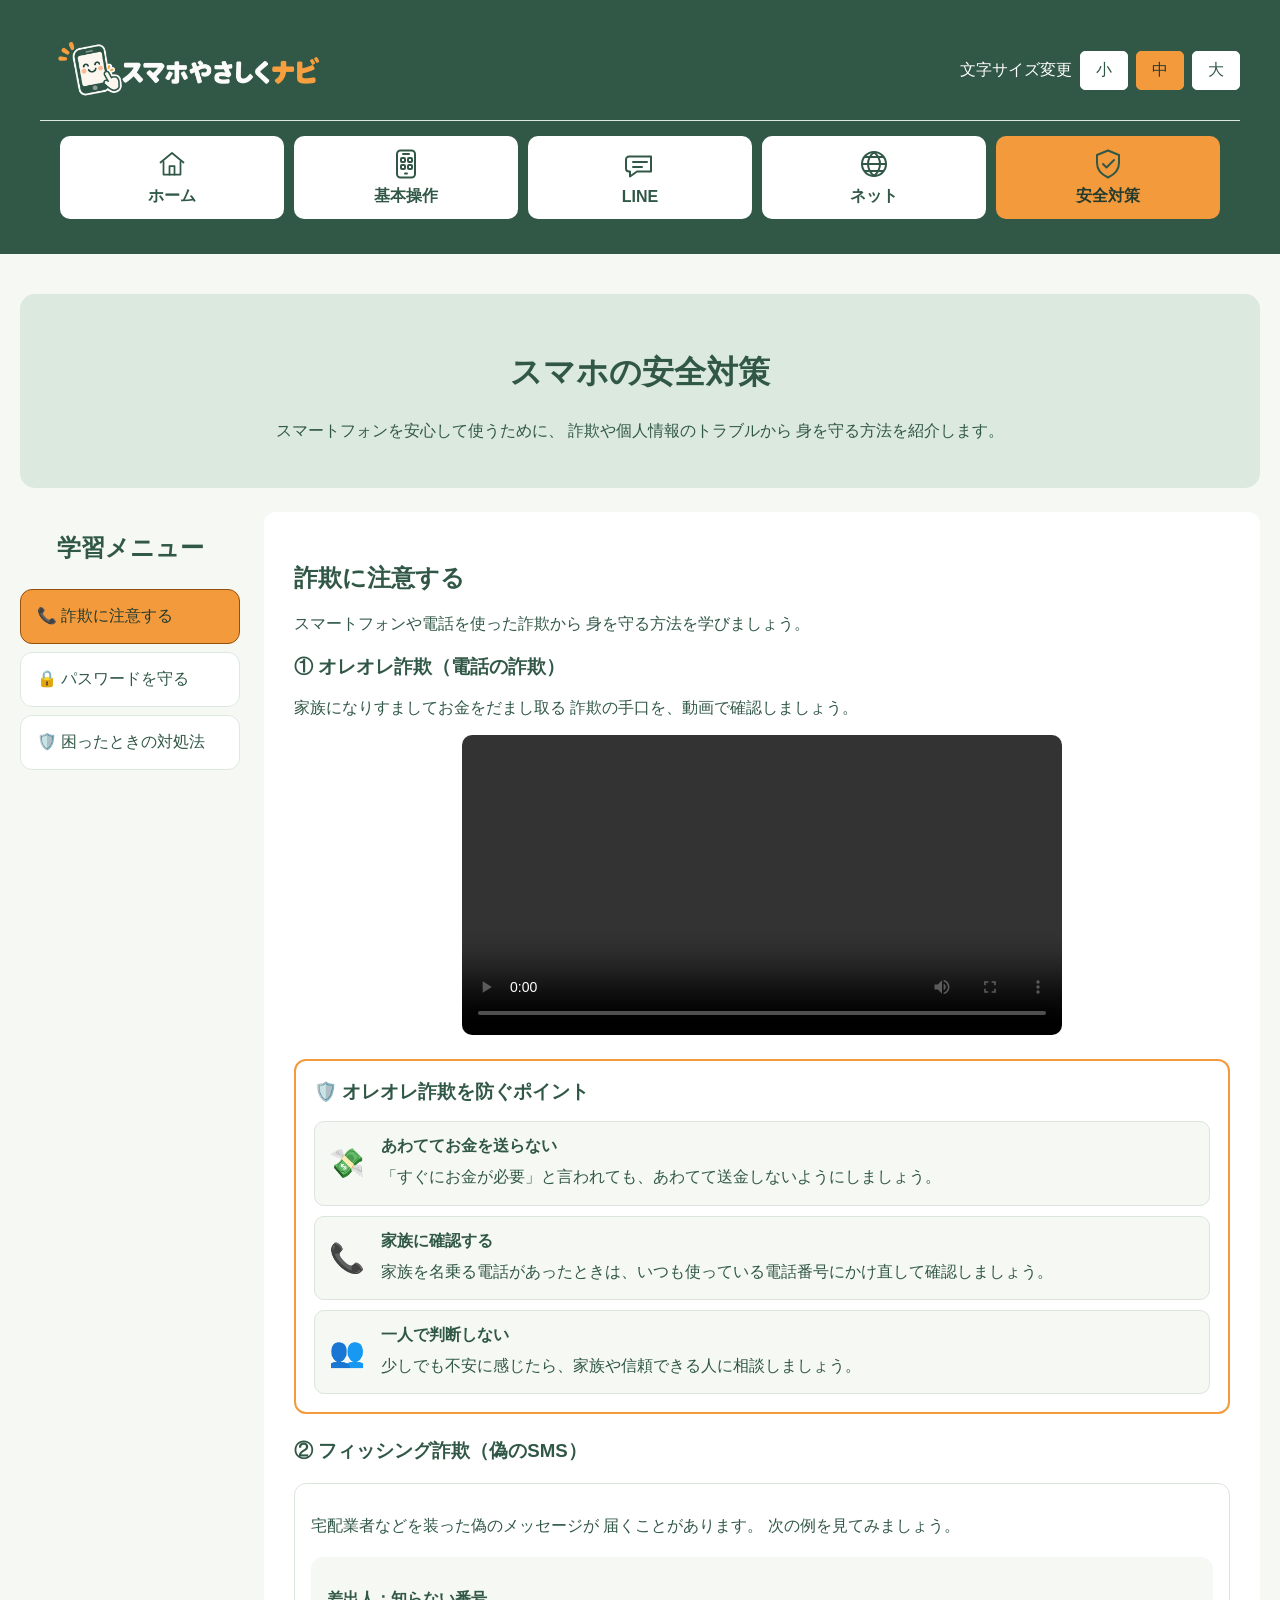
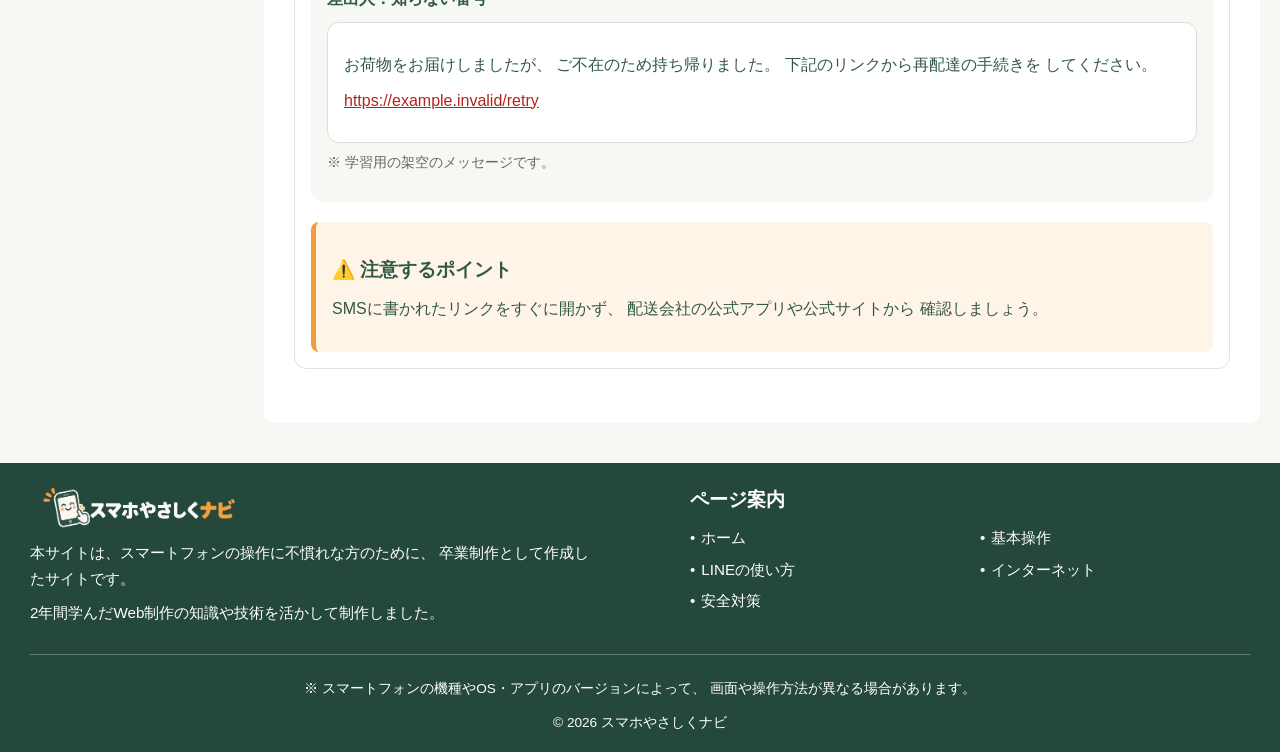
<file: safety.html>
<!DOCTYPE html>
<html lang="ja">
<head>
    <meta charset="UTF-8">
    <meta name="viewport" content="width=device-width, initial-scale=1.0">
    <title>安全対策｜スマホやさしくナビ</title>
    <link rel="stylesheet" href="style.css">
    <script src="script.js" defer></script>
</head>
<body>
    <header>

        <div class="header-top">
            <div class="site-logo">
                <a href="index.html">
                    <img src="images/logo.png" alt="スマホやさしくナビ" class="logo-image">
                </a>
            </div>
        
        <div class="font-controls">
            <span>文字サイズ変更</span>
            <button type="button" data-size="small">小</button>
            <button type="button" data-size="medium">中</button>
            <button type="button" data-size="large">大</button>
        </div>

    </div>

        <nav class="main-nav">
            <a href="index.html" class="nav-link">
                <span class="nav-icon" aria-hidden="true"><img src="images/icons/home.svg" alt=""></span>
                <span>ホーム</span>
            </a>
            <a href="basic.html" class="nav-link">
                <span class="nav-icon" aria-hidden="true"><img src="images/icons/smartphone.svg" alt=""></span>
                <span>基本操作</span>
            </a>
            <a href="line.html" class="nav-link">
                <span class="nav-icon" aria-hidden="true"><img src="images/icons/message.svg" alt=""></span>
                <span>LINE</span>
            </a>
            <a href="internet.html" class="nav-link">
                <span class="nav-icon" aria-hidden="true"><img src="images/icons/globe.svg" alt=""></span>
                <span>ネット</span>
            </a>
            <a href="safety.html" class="nav-link active" aria-current="page">
                <span class="nav-icon" aria-hidden="true"><img src="images/icons/shield.svg" alt=""></span>
                <span>安全対策</span>
            </a>
        </nav>   
    </header>

<!-- メインコンテンツ -->
<main class="basic-main">


<!-- ページタイトル -->
<section class="basic-intro">
    <h1>スマホの安全対策</h1>
    <p>
        スマートフォンを安心して使うために、
        詐欺や個人情報のトラブルから
        身を守る方法を紹介します。
    </p>
</section>



<!-- 学習メニュー -->
<section class="basic-lessons">
    <h2>学習メニュー</h2>

    <div class="lesson-list">
        <a href="#fraud" class="lesson-item active">
            📞 詐欺に注意する
        </a>

        <a href="#password" class="lesson-item">
            🔒 パスワードを守る
        </a>

        <a href="#trouble" class="lesson-item">
            🛡️ 困ったときの対処法
        </a>
    </div>
</section>





<!-- 詐欺に注意する -->
<section id="fraud" class="lesson-section">
    <h2>詐欺に注意する</h2>
    <p>
        スマートフォンや電話を使った詐欺から
        身を守る方法を学びましょう。
    </p>

    <!-- オレオレ詐欺の動画 -->
    <div class="safety-video">
        <h3>① オレオレ詐欺（電話の詐欺）</h3>
        <p>
            家族になりすましてお金をだまし取る
            詐欺の手口を、動画で確認しましょう。
        </p>

        <video controls playsinline preload="metadata">
            <source src="video/oreore-sagi.mp4"
                    type="video/mp4">
            <track kind="captions" src="video/oreore-sagi-ja.vtt" srclang="ja" label="日本語">
            お使いのブラウザは動画に対応していません。
        </video>
    </div>





<!-- オレオレ詐欺を防ぐポイント -->
<div class="fraud-tips">
    <h3>🛡️ オレオレ詐欺を防ぐポイント</h3>

    <div class="fraud-tip">
        <span class="fraud-tip-icon">💸</span>
        <div>
            <h4>あわててお金を送らない</h4>
            <p>「すぐにお金が必要」と言われても、あわてて送金しないようにしましょう。</p>
        </div>
    </div>

    <div class="fraud-tip">
        <span class="fraud-tip-icon">📞</span>
        <div>
            <h4>家族に確認する</h4>
            <p>家族を名乗る電話があったときは、いつも使っている電話番号にかけ直して確認しましょう。</p>
        </div>
    </div>

    <div class="fraud-tip">
        <span class="fraud-tip-icon">👥</span>
        <div>
            <h4>一人で判断しない</h4>
            <p>少しでも不安に感じたら、家族や信頼できる人に相談しましょう。</p>
        </div>
    </div>
</div>


    <!-- フィッシング詐欺 -->
<h3 class="safety-subtitle">② フィッシング詐欺（偽のSMS）</h3>
    <!-- 怪しいSMSの例 -->
<div class="safety-sms">
    <p>
        宅配業者などを装った偽のメッセージが
        届くことがあります。
        次の例を見てみましょう。
    </p>

    <!-- SMSの見本 -->
    <div class="sms-example">
        <p class="sms-sender">差出人：知らない番号</p>

        <div class="sms-message">
            <p>
                お荷物をお届けしましたが、
                ご不在のため持ち帰りました。
                下記のリンクから再配達の手続きを
                してください。
            </p>
            <p class="sms-fake-link">
                https://example.invalid/retry
            </p>
        </div>

        <p class="sms-note">※ 学習用の架空のメッセージです。</p>
    </div>

    <!-- 注意するポイント -->
    <div class="sms-warning">
        <h3>⚠️ 注意するポイント</h3>
        <p>
            SMSに書かれたリンクをすぐに開かず、
            配送会社の公式アプリや公式サイトから
            確認しましょう。
        </p>
    </div>
</div>
</section>



<!-- パスワードを守る -->
<section id="password" class="lesson-section">
    <h2>パスワードを守る</h2>
    <p>
        大切な個人情報を守るために、
        パスワードの安全な使い方を学びましょう。
    </p>

    <!-- パスワードを守る3つのポイント -->
    <div class="password-tips">
        <h3>🔒 パスワードを守る3つのポイント</h3>

        <div class="password-tip">
            <span class="password-tip-icon">🙊</span>
            <div>
                <h4>パスワードを人に教えない</h4>
                <p>
                    家族や友人でも、むやみに教えないようにしましょう。
                </p>
            </div>
        </div>

        <div class="password-tip">
            <span class="password-tip-icon">🔄</span>
            <div>
                <h4>同じパスワードを使い回さない</h4>
                <p>
                    サービスごとに違うパスワードを使いましょう。
                </p>
            </div>
        </div>

        <div class="password-tip">
            <span class="password-tip-icon">🔑</span>
            <div>
                <h4>長くて安全なパスワードを使う</h4>
                <p>
                    できるだけ長いパスワードを設定し、
        名前や誕生日など、推測されやすい言葉は避けましょう。
                </p>
            </div>
        </div>
    </div>

    <!-- パスワードの比較 -->
    <div class="password-example">
        <h3>パスワードの例</h3>

        <div class="password-compare">
            <div class="password-bad">
                <h4>❌ 危険な例</h4>
                <p class="password-sample">12345678</p>
                <p>簡単で推測されやすい</p>
            </div>

            <div class="password-good">
                <h4>✅ 安全な考え方</h4>
                <p class="password-sample">長く・別々に</p>
                <p>長いパスワードを使い回さない</p>
            </div>
        </div>

        <p class="password-note">
            ※ 実際のパスワードには、
            この例をそのまま使用しないでください。
        </p>
    </div>
</section>





<!-- 困ったときの対処法 -->
<section id="trouble" class="lesson-section">
    <h2>困ったときの対処法</h2>
    <p>
        怪しい電話やメッセージが届いたときは、
        あわてずに行動しましょう。
    </p>

    <!-- 困ったときの3つの行動 -->
    <div class="trouble-tips">
        <h3>🛡️ 困ったときの3つの行動</h3>

        <div class="trouble-tip">
            <span class="trouble-tip-icon">📞</span>
            <div>
                <h4>電話を切る</h4>
                <p>
                    お金や個人情報を求められたら、
                    いったん電話を切りましょう。
                </p>
            </div>
        </div>

        <div class="trouble-tip">
            <span class="trouble-tip-icon">🔗</span>
            <div>
                <h4>怪しいリンクを開かない</h4>
                <p>
                    SMSのリンクから個人情報を
                    入力しないようにしましょう。
                </p>
            </div>
        </div>

        <div class="trouble-tip">
            <span class="trouble-tip-icon">👥</span>
            <div>
                <h4>一人で悩まず相談する</h4>
                <p>
                    家族や信頼できる人に相談しましょう。
                </p>
            </div>
        </div>
    </div>

    <!-- 相談窓口 -->
    <div class="trouble-contacts">
        <h3>困ったときの相談窓口</h3>

        <div class="contact-item">
            <div class="contact-info">
                <h4>消費者ホットライン</h4>
                <p>契約や悪質な勧誘などの相談</p>
            </div>
            <span class="contact-number">188</span>
        </div>

        <div class="contact-item">
            <div class="contact-info">
                <h4>警察相談専用電話</h4>
                <p>詐欺の疑いなどの相談</p>
            </div>
            <span class="contact-number">#9110</span>
        </div>

        <div class="contact-item">
            <div class="contact-info">
                <h4>緊急通報（110番）</h4>
<p>事件や事故が起きて、すぐに警察に来てほしいときに電話します。</p>
            </div>
            <span class="contact-number">110</span>
        </div>
    </div>
</section>


    </main>

<!-- フッター -->
<footer class="site-footer">
    <div class="footer-container">

        <div class="footer-main">

            <!-- サイト紹介 -->
            <div class="footer-about">
                <img src="images/logo.png"
                     alt="スマホやさしくナビ"
                     class="footer-logo">

                <div class="footer-project">
                    <p>
                        本サイトは、スマートフォンの操作に不慣れな方のために、
                        卒業制作として作成したサイトです。
                    </p>
                    <p>
                        2年間学んだWeb制作の知識や技術を活かして制作しました。
                    </p>
                </div>
            </div>

            <!-- ページ案内 -->
            <div class="footer-nav">
                <h2>ページ案内</h2>
                <ul>
                    <li><a href="index.html">ホーム</a></li>
                    <li><a href="basic.html">基本操作</a></li>
                    <li><a href="line.html">LINEの使い方</a></li>
                    <li><a href="internet.html">インターネット</a></li>
                    <li><a href="safety.html">安全対策</a></li>
                </ul>
            </div>

        </div>

        <!-- 注意事項・コピーライト -->
        <div class="footer-bottom">
            <p class="footer-note">
                ※ スマートフォンの機種やOS・アプリのバージョンによって、
                画面や操作方法が異なる場合があります。
            </p>

            <p class="footer-copyright">
                © 2026 スマホやさしくナビ
            </p>
        </div>

    </div>
</footer>
<!-- ページトップへ戻るボタン -->
<button id="back-to-top" type="button" aria-label="ページの先頭へ戻る">
    <span aria-hidden="true">↑</span>
    <span class="back-to-top-text">TOP</span>
</button>
</body>
</html>
</file>
<file: style.css>
/* 要素の幅に余白と枠線を含める */
*,
*::before,
*::after {
    box-sizing: border-box;
}

/*　文字サイズの基本設定　*/
html,
html.font-medium {
    font-size: 16px;
}

/* 小さい文字サイズ */
html.font-small {
    font-size: 14px;
}

/* 大きい文字サイズ */
html.font-large {
    font-size: 20px;
}

body {
    margin: 0;
    font-family: sans-serif;
    background-color: #f5f8f3;
    color: #315847;
}

/* header全体 */
header {
    background-color: #315847;
    color: #ffffff;
    padding: 20px 40px;
}

/* ロゴと文字サイズ変更ボタンの配置 */
.header-top {
    display: flex;
    justify-content: space-between;
    align-items: center;
    gap: 20px;
}

/*　サイトロゴ */
.site-logo {
    display: flex;
    align-items: center;
    gap: 10px;
}



/* 文字サイズ変更ボタン */
.font-controls {
    display: flex;
    align-items: center;
    gap: 8px;
    flex-wrap: wrap;
}

.font-controls button {
    font-size: 1rem;
    padding: 8px 15px;
    cursor: pointer;
    border: 1px solid #ffffff;
    border-radius: 5px;
    background-color: #ffffff;
    color: #315847;
}

/* ナビメニュー全体 */
.main-nav {
    display: grid;
    grid-template-columns: repeat(5,minmax(0,1fr));
    gap: 10px;
    padding: 15px 20px;
    border-top: 1px solid #dce9df;
}

/* ナビゲーションのボタン */
.nav-link {
    display: flex;
    flex-direction: column;
    align-items: center;
    justify-content: center;
    gap: 6px;
    min-width: 0;
    padding: 12px 5px;
    background-color: #ffffff;
    color: #315847;
    border-radius: 10px;
    text-decoration: none;
    font-size: 1rem;
    font-weight: bold;
}

/* ナビゲーションのアイコン */
.nav-icon {
    font-size: 1.6rem;
}

/* ナビゲーションのSVGアイコン */
.nav-icon img {
    display: block;
    width: 32px;
    height: 32px;
    object-fit: contain;
}

/* マウスを重ねたとき */
.nav-link:hover {
    background-color: #dce9df;
}

/* 現在開いているページ */
.nav-link.active {
    background-color: #f39a3c;
    color: #243b2e;
}

/* キーボード操作時の表示 */
.nav-link:focus-visible {
    outline: 3px solid #f39a3c;
    outline-offset: 2px;
}



/* 見出しと本文サイズ */
h1 {
    font-size: 2rem;
}

h2 {
    font-size: 1.5rem;
}

h3 {
    font-size: 1.17rem;
}

p,nav a,.font-controls span {
    font-size: 1rem;
}

/* 文字サイズ変更ボタンの選択状態 */
.font-controls button.active {
    background-color: #f39a3c;
    color: #243b2e;
    border: 1px solid #f39a3c;
}

/* スマートフォンのヘッダー */
@media (max-width: 700px) {
    header {
        padding: 16px 12px;
    }

    .header-top {
        flex-direction: column;
        align-items: center;
    }

    .main-nav {
        gap: 5px;
        padding: 12px 0;
    }

    .nav-link {
        padding: 12px 2px;
        gap: 6px;
        font-size: 0.8rem;
        text-align: center;
        overflow-wrap: anywhere;
    }

    .nav-icon {
        font-size: 1.4rem;
    }
}

@media (max-width: 380px) {
    .main-nav {
        grid-template-columns: repeat(3, minmax(0, 1fr));
    }
}

/*　サイトロゴの画像 */
.logo-image {
    display: block;
    width: 300px;
    max-width: 100%;
    height: auto;
}

/* ロゴのリンク */
.site-logo a {
    display: block;
}

/* 基本操作ページ全体 */
.basic-main {
    max-width: 1400px;
    margin: 40px auto;
    padding: 0 20px;
}

/* ページの紹介 */
.basic-intro {
    background-color: #dce9df;
    padding: 30px;
    border-radius: 15px;
    text-align: center;
}

.basic-intro h1 {
    font-size: 2rem;
}

/* 学習メニュー */
.basic-lessons {
    margin-top: 40px;
    text-align: center;
}

/* 学習メニューの配置 */
.lesson-list {
    display: grid;
    grid-template-columns: repeat(3,minmax(0,1fr));
    gap: 20px;
    margin-top: 25px;
}

/* 学習メニューのカード */
.lesson-item {
    display: flex;
    flex-direction: column;
    align-items: center;
    gap: 10px;
    min-width: 0;
    padding: 25px 15px;
    background-color: #ffffff;
    border: 1px solid #dce9df;
    border-radius: 12px;
    color: #315847;
    text-decoration: none;
}

/* マウスを重ねたとき */
.lesson-item:hover {
    background-color: #fff8ef;
    border-color: #f39a3c;
}

.lesson-item[aria-current="true"] {
    background-color: #f39a3c;
    border-color: #95500d;
    color: #243b2e;
}


/* 各学習内容 */
.lesson-section {
    margin-top: 40px;
    padding: 30px;
    background-color: #ffffff;
    border-radius: 12px;
    scroll-margin-top: 20px;
}

/* 画面が狭い場合 */
@media(max-width:700px) {
    .lesson-list {
        grid-template-columns: 1fr;
    }
}

/* 操作手順の一覧 */
.step-list {
    display: flex;
    flex-direction: column;
    gap: 30px;
    margin-top: 30px;
}



/* 操作手順のタイトル */
.step-item h3 {
    width: 100%;
    max-width: 440px;
    margin: 0;
    font-size: 1.4rem;
    color: #315847;
}

/* 操作手順の説明 */
.step-item p {
    width: 100%;
    max-width: 440px;
    margin: 0;
    font-size: 1.1rem;
    line-height: 1.8;
}




/* 選択していない内容を非表示 */
.basic-main .lesson-section[hidden] {
    display: none;
}

/* スマートフォン用のレイアウト */
@media (max-width:700px) {
    .basic-main {
        display: flex;
        flex-direction: column;
    }

    .basic-lessons {
        position: static;
        width: 100%;
    }

    .basic-main .lesson-section {
        width: 100%;
    }
}

/* 基本操作ページの２カラムレイアウト */
@media (min-width: 701px) {
    .basic-main {
        display: grid;
        grid-template-columns: 220px minmax(0,1fr);
        gap: 24px;
        align-items: start;
    }

    /* ページタイトル */
    .basic-intro {
        grid-column: 1 / -1;
    }

    /* 左側の学習メニュー */
    .basic-lessons {
        grid-column: 1;
        grid-row: 2;
        margin-top: 0;
        position: sticky;
        top: 20px;
    }

    /* メニューを縦に並べる */
    .basic-lessons .lesson-list {
        display: flex;
        flex-direction: column;
        gap: 8px;
    }

    /* メニューボタン */
    .basic-lessons .lesson-item {
        display: block;
        padding: 16px;
        text-align: left;
    }

    /* 右側の学習内容 */
    .basic-main .lesson-section {
        grid-column: 2;
        grid-row: 2;
        margin-top: 0;
        min-width: 0;
    }
}


/* 各ステップのカード */
.step-list > .step-item {
    display: block;
    width: 100%;
    min-height: 150px;
    margin: 0;
    padding: 20px;
    background-color: #F5F8F3;
    border: 1px solid #D8E6DD;
    border-radius: 12px;
}

/* 画像と説明の配置 */
.step-item .step-content {
    display: grid;
    grid-template-columns: 280px minmax(0, 1fr);
    align-items: center;
    gap: 24px;
    width: 100%;
    min-height: 108px;
}

/* 学習画像の表示エリア */
.step-content .step-icon,
.step-content .step-guide-image {
    display: block;
    width: 100%;
    max-width: 280px;
    height: auto;
    object-fit: contain;
    object-position: center;
    margin: 0;
}

/* 説明文の配置 */
.step-content .step-text {
    min-width: 0;
    text-align: left;
}

/* 見出しの余白 */
.step-text h3 {
    margin: 0 0 8px;
}
/* 操作手順のタイトル */
.step-title {
    display: flex;
    align-items: center;
    flex-wrap: wrap;
    gap: 12px;
}

/* 操作手順の番号 */
.step-number {
    display: inline-block;
    padding: 6px 12px;
    background-color: #F39A3C;
    color: #243b2e;
    border-radius: 8px;
    font-size: 0.9em;
    white-space: nowrap;
}

/* 説明文の余白 */
.step-text p {
    margin: 0;
    line-height: 1.7;
}

/* スマートフォン用 */
@media (max-width: 600px) {
    .step-item .step-content {
        grid-template-columns: 1fr;
        gap: 12px;
    }

    /* スマートフォンで学習画像を見やすく表示する */
    .step-content .step-icon,
    .step-content .step-guide-image {
        max-width: 100%;
        height: auto;
    }

    .step-list > .step-item {
        min-height: 0;
    }
}

@media (max-width: 700px) {
    .lesson-section {
        padding: 20px 16px;
    }

    .step-list > .step-item {
        padding: 20px 12px;
    }
}

/* 設定アプリのアイコンサイズ */
.step-content .step-icon {
    width: 85px;
    height: 85px;
    object-fit: contain;
    justify-self: center;
}


/* 画像拡大時の背景 */
.image-modal {
    width: min(100%, 1100px);
    max-height: 100%;
    border: 0;
    background: transparent;
    padding: 76px 20px 20px;
}

.image-modal::backdrop {
    background-color: rgba(0, 0, 0, 0.85);
}



/* 閉じるボタン */
.image-modal-close {
    position: absolute;
    top: 20px;
    right: 24px;
    background-color: #ffffff;
    color: #315847;
    border: none;
    border-radius: 50%;
    width: 48px;
    height: 48px;
    font-size: 28px;
    cursor: pointer;
}

/* 拡大画面を表示する */
/* 拡大画像を画面内に収める */
.image-modal img {
    display: block;
    max-width: 100%;
    max-height: calc(100vh - 100px);
    max-height: calc(100dvh - 100px);
    width: 100%;
    height: auto;
    object-fit: contain;
}

/* 画像と拡大案内をまとめる */
.zoom-image-wrapper {
    display: flex;
    flex-direction: column;
    align-items: center;
    justify-content: center;
    width: 100%;
    min-width: 0;
    padding: 4px;
    border: 0;
    border-radius: 8px;
    background: transparent;
    font: inherit;
    cursor: zoom-in;
}

.zoom-image-wrapper:hover,
.zoom-image-wrapper:focus-visible {
    outline: 2px solid #315847;
    outline-offset: 2px;
}

/* 操作画面の画像を同じ表示枠に収める */
.zoom-image-wrapper .step-guide-image {
    width: 280px;
    height: auto;
    max-width: 100%;
    max-height: 270px;
    object-fit: contain;
    object-position: center;
}

/* アプリのアイコンを小さく表示する */
.zoom-image-wrapper .step-icon {
    width: 85px;
    height: 85px;
    object-fit: contain;
}

/* 拡大案内の表示 */
.zoom-image-wrapper .zoom-hint {
    display: block;
    margin-top: 6px;
    font-size: 0.9rem;
    color: #315847;
    text-align: center;
}


/* フィッシング詐欺の説明 */
.safety-sms {
    margin: 12px 0 24px;
    padding: 16px;
    border: 1px solid #dce5dc;
    border-radius: 12px;
    background-color: #fff;
}




/* SMSの見本 */
.sms-example {
    margin: 20px 0;
    padding: 16px;
    background-color: #F5F8F3;
    border-radius: 12px;
}

.sms-sender {
    font-weight: bold;
    margin-bottom: 12px;
}

.sms-message {
    padding: 16px;
    background-color: #fff;
    border: 1px solid #ddd;
    border-radius: 12px;
    overflow-wrap: anywhere;
}

.sms-fake-link {
    color: #b42318;
    margin-top: 12px;
    text-decoration: underline;
}

.sms-note {
    font-size: 0.9em;
    color: #666;
    margin-top: 10px;
}

/* 注意するポイント */
.sms-warning {
    padding: 16px;
    background-color: #fff4e8;
    border-left: 5px solid #F39A3C;
    border-radius: 8px;
}

.sms-warning h3 {
    margin-bottom: 8px;
    color: #315847;
}


/* 安全対策：動画の表示 */
.safety-video video {
    display: block;
    width: 100%;
    max-width: 600px;
    height: auto;
    margin: 16px auto 24px;
    border-radius: 10px;
}


/* 安全対策：共通のポイントカード */

/* カード全体 */
.fraud-tips,
.password-tips,
.trouble-tips {
    margin: 24px 0;
    padding: 18px;
    border: 2px solid #F39A3C;
    border-radius: 12px;
    background-color: #fff;
}

/* カードのタイトル */
.fraud-tips > h3,
.password-tips > h3,
.trouble-tips > h3 {
    margin: 0 0 16px;
    color: #315847;
}

/* 各ポイント */
.fraud-tip,
.password-tip,
.trouble-tip {
    display: flex;
    align-items: center;
    gap: 16px;
    padding: 14px;
    margin-bottom: 10px;
    border: 1px solid #dce5dc;
    border-radius: 10px;
    background-color: #F5F8F3;
}

/* 最後のポイントの余白をなくす */
.fraud-tip:last-child,
.password-tip:last-child,
.trouble-tip:last-child {
    margin-bottom: 0;
}

/* アイコン */
.fraud-tip-icon,
.password-tip-icon,
.trouble-tip-icon {
    flex-shrink: 0;
    font-size: 1.8em;
}

/* ポイントの見出し */
.fraud-tip h4,
.password-tip h4,
.trouble-tip h4 {
    margin: 0 0 6px;
    color: #315847;
}

/* ポイントの説明文 */
.fraud-tip p,
.password-tip p,
.trouble-tip p {
    margin: 0;
    line-height: 1.7;
}


/* パスワードの比較 */
.password-example {
    margin-top: 24px;
}

.password-example > h3 {
    margin-bottom: 14px;
    color: #315847;
}

.password-compare {
    display: grid;
    grid-template-columns: repeat(2, minmax(0, 1fr));
    gap: 12px;
}

.password-bad,
.password-good {
    padding: 16px;
    border-radius: 10px;
    border: 1px solid;
}

.password-bad {
    background-color: #fff1ee;
    border-color: #e5bcb5;
}

.password-good {
    background-color: #f5f8f3;
    border-color: #dce5dc;
}

.password-bad h4,
.password-good h4 {
    margin: 0 0 12px;
}

.password-sample {
    font-weight: bold;
    margin-bottom: 8px;
    overflow-wrap: anywhere;
}

.password-note {
    margin-top: 12px;
    color: #666;
    font-size: 0.9em;
}

@media (max-width: 600px) {
    .password-compare {
        grid-template-columns: 1fr;
    }
}




/* 相談窓口 */
.trouble-contacts {
    margin-top: 24px;
}

.trouble-contacts > h3 {
    margin-bottom: 14px;
    color: #315847;
}

.contact-item {
    display: flex;
    align-items: center;
    justify-content: space-between;
    gap: 16px;
    padding: 18px;
    margin-bottom: 12px;
    border: 1px solid #dce5dc;
    border-radius: 10px;
    background-color: #F5F8F3;
}

.contact-info {
    min-width: 0;
}

.contact-info h4 {
    margin: 0 0 6px;
    color: #315847;
}

.contact-info p {
    margin: 0;
}

.contact-number {
    flex-shrink: 0;
    font-size: 1.5em;
    font-weight: bold;
    color: #315847;
    text-decoration: underline;
}

/* 相談窓口のスマートフォン表示 */
@media (max-width: 600px) {
    .contact-item {
        flex-direction: column;
        align-items: flex-start;
        gap: 12px;
    }

    .contact-number {
        display: block;
        text-decoration: none;
        font-size: 1.6rem;
    }
}

/* 画面幅が狭い場合は画像と説明を縦に並べる */
@media (min-width: 601px) and (max-width: 1000px) {
    .step-item .step-content {
        grid-template-columns: 1fr;
        gap: 16px;
    }
}

/* =========================================================
   トップページ：共通レイアウト
   ========================================================= */
.hero,
.categories,
.about {
    width: calc(100% - 40px);
    max-width: 1400px;
    margin-left: auto;
    margin-right: auto;
}

/* メインビジュアル */
.hero {
    display: flex;
    align-items: center;
    justify-content: space-between;
    gap: 25px;
    min-height: 380px;
    margin-top: 40px;
    margin-bottom: 50px;
    padding: 55px 60px;
    background-color: #dce9df;
    border-radius: 15px;
}
.hero-content {
    flex: 1 1 50%;
    min-width: 0;
}
.hero-label {
    display: inline-block;
    padding: 8px 18px;
    margin-bottom: 24px;
    background-color: #fff;
    color: #315847;
    border-radius: 30px;
    font-size: 0.9rem;
    font-weight: bold;
}
.hero-content h1 {
    margin-bottom: 20px;
    font-size: 2.6rem;
    line-height: 1.4;
}
.hero-content .hero-description {
    margin-bottom: 28px;
    font-size: 1.1rem;
    line-height: 1.9;
}
.hero-button {
    display: inline-block;
    padding: 15px 32px;
    background-color: #f39a3c;
    color: #243b2e;
    border-radius: 30px;
    font-weight: bold;
    text-decoration: none;
    transition: background-color 0.2s, transform 0.2s;
}
.hero-button:hover {
    background-color: #e88a28;
    transform: translateY(-2px);
}
.hero-button:focus-visible {
    outline: 3px solid #315847;
    outline-offset: 4px;
}
.hero-content .hero-note {
    margin-top: 24px;
    font-size: 0.85rem;
    color: #536b5b;
}
.hero-image {
    display: flex;
    flex: 0 1 46%;
    align-items: center;
    justify-content: center;
    min-width: 0;
    padding: 0;
    background: transparent;
}
.hero-illustration {
    display: block;
    width: 100%;
    max-width: 550px;
    height: auto;
    object-fit: contain;
}

/* 学習カテゴリー */
.categories {
    margin-top: 0;
    margin-bottom: 50px;
    padding: 20px;
    text-align: center;
}
.categories h2 {
    font-size: 1.8rem;
}
.section-description {
    margin-bottom: 30px;
    font-size: 1rem;
}
.categories .cards {
    display: grid;
    grid-template-columns: repeat(4, minmax(0, 1fr));
    gap: 22px;
}
.categories .card {
    display: flex;
    flex-direction: column;
    align-items: stretch;
    justify-content: flex-start;
    min-width: 0;
    min-height: 250px;
    padding: 25px;
    background-color: #fff;
    border: 1px solid #dce7df;
    border-radius: 16px;
    color: #315847;
    text-align: left;
    text-decoration: none;
    transition: transform 0.2s, box-shadow 0.2s;
}
.categories .card:hover {
    transform: translateY(-5px);
    box-shadow: 0 10px 25px rgba(49, 88, 71, 0.12);
}
.categories .card:focus-visible {
    outline: 3px solid #f39a3c;
    outline-offset: 4px;
}
.card-top {
    display: flex;
    align-items: flex-start;
    justify-content: space-between;
    margin-bottom: 25px;
}
.categories .card-icon {
    display: flex;
    align-items: center;
    justify-content: center;
    width: 65px;
    height: 65px;
    background-color: #e8f1ea;
    border-radius: 14px;
}
.categories .card:nth-child(2) .card-icon { background-color: #e8f4e7; }
.categories .card:nth-child(3) .card-icon { background-color: #e9f2fb; }
.categories .card:nth-child(4) .card-icon { background-color: #fff0dd; }
.categories .card-icon img {
    display: block;
    width: 36px;
    height: 36px;
    object-fit: contain;
}
.card-number {
    font-size: 1rem;
    font-weight: bold;
    color: #9bad9f;
}
.card-text { margin-bottom: 24px; }
.categories .card h3 {
    margin: 0 0 12px;
    font-size: 1.15rem;
    line-height: 1.5;
}
.categories .card p {
    margin: 0;
    font-size: 0.95rem;
    line-height: 1.7;
    color: #64796c;
    overflow-wrap: anywhere;
}
.categories .card-button {
    display: inline-block;
    align-self: flex-start;
    margin-top: auto;
    padding: 0;
    background: transparent;
    color: #95500d;
    font-size: 1rem;
    font-weight: bold;
    text-decoration: none;
}

/* サイトの特徴 */
.about {
    margin-top: 50px;
    margin-bottom: 65px;
    padding: 0;
    background: transparent;
}
.about h2 {
    margin: 0 0 15px;
    color: #315847;
    text-align: center;
}
.about .section-description {
    width: 100%;
    margin: 0 auto;
    font-size: 1rem;
    line-height: 1.8;
    text-align: center;
}
.feature-cards {
    display: grid;
    grid-template-columns: repeat(3, minmax(0, 1fr));
    gap: 24px;
    margin-top: 35px;
}
.feature-card {
    display: flex;
    flex-direction: column;
    align-items: center;
    min-width: 0;
    padding: 35px 25px;
    background-color: #fff;
    border: 1px solid #dce7df;
    border-radius: 16px;
    text-align: center;
}
.feature-icon {
    display: flex;
    align-items: center;
    justify-content: center;
    width: 70px;
    height: 70px;
    margin-bottom: 20px;
    background-color: #e8f1ea;
    border-radius: 16px;
}
.feature-card:nth-child(2) .feature-icon { background-color: #fff0dd; }
.feature-card:nth-child(3) .feature-icon { background-color: #e9f2fb; }
.feature-icon img {
    display: block;
    width: 38px;
    height: 38px;
    object-fit: contain;
}
.feature-card h3 {
    margin: 0 0 15px;
    color: #315847;
    font-size: 1.2rem;
}
.feature-card p {
    margin: 0;
    color: #64796c;
    line-height: 1.8;
}

/* レスポンシブ表示 */
@media (min-width: 701px) and (max-width: 1050px) {
    .categories .cards { grid-template-columns: repeat(2, minmax(0, 1fr)); }
    .feature-cards {
        grid-template-columns: 1fr;
        max-width: 650px;
        margin-left: auto;
        margin-right: auto;
    }
}
@media (max-width: 700px) {
    .hero,
    .about { width: calc(100% - 24px); }
    .hero {
        flex-direction: column;
        gap: 20px;
        min-height: auto;
        padding: 30px 20px;
    }
    .hero-content { flex: none; width: 100%; }
    .hero-content h1 {
        font-size: 1.6rem;
        line-height: 1.5;
    }
    .hero-image { flex: none; width: 100%; }
    .hero-illustration { max-width: 320px; margin: 0 auto; }
    .categories .cards { grid-template-columns: 1fr; gap: 16px; }
    .categories .card { min-height: 210px; padding: 22px; }
    .feature-cards { grid-template-columns: 1fr; gap: 16px; }
    .feature-card { padding: 28px 20px; }
}

/* ========================================
   フッター
======================================== */

.site-footer {
    background-color: #25483d;
    color: #ffffff;
    padding: 24px 30px 20px;
    text-align: left;
}

/* フッター全体 */
.footer-container {
    max-width: 1400px;
    margin: 0 auto;
}

/* 左右2カラムの配置 */
.footer-main {
    display: grid;
    grid-template-columns: repeat(2, minmax(0, 1fr));
    align-items: start;
    gap: 100px;
    padding-bottom: 28px;
}

/* サイト紹介 */
.footer-about {
    min-width: 0;
}

/* ロゴ */
.footer-logo {
    display: block;
    width: 220px;
    max-width: 100%;
    height: auto;
    margin: -15px 0 -5px;
}

/* 卒業制作の紹介 */
.footer-project {
    width: 100%;
    max-width: 560px;
    text-align: left;
}

.footer-project p {
    font-size: 0.95rem;
    line-height: 1.7;
    font-weight: normal;
    margin: 0;
    text-wrap: pretty;
}

/* 段落の間隔 */
.footer-project p + p {
    margin-top: 8px;
}

/* ページ案内 */
.footer-nav {
    min-width: 0;
    text-align: left;
}

.footer-nav h2 {
    font-size: 1.2rem;
    margin: 0 0 12px;
    color: #ffffff;
}

/* ナビゲーションの配置 */
.footer-nav ul {
    display: grid;
    grid-template-columns: repeat(2, minmax(0, 1fr));
    gap: 6px 20px;
    list-style-position: inside;
    list-style-type: disc;
    margin: 0;
    padding: 0;
}

.footer-nav li {
    font-size: 0.95rem;
    line-height: 1.7;
    list-style: none;
}

/* ナビゲーションのマーク */
.footer-nav li::before {
    content: "•";
    margin-right: 6px;
}

.footer-nav a {
    color: #ffffff;
    text-decoration: none;
    font-size: 0.95rem;
}

.footer-nav a:hover {
    text-decoration: underline;
}

/* キーボード操作時 */
.footer-nav a:focus-visible {
    outline: 2px solid #f39a3c;
    outline-offset: 4px;
}

/* フッター下部 */
.footer-bottom {
    display: flex;
    flex-direction: column;
    align-items: center;
    gap: 14px;
    border-top: 1px solid rgba(255, 255, 255, 0.3);
    padding-top: 22px;
    text-align: center;
}

/* 注意事項 */
.footer-bottom .footer-note {
    font-size: 0.85rem;
    line-height: 1.7;
    font-weight: normal;
    margin: 0;
    padding: 0;
    border: none;
}

/* コピーライト */
.footer-copyright {
    font-size: 0.85rem;
    font-weight: normal;
    margin: 0;
}


/* ========================================
   フッター・スマートフォン表示
======================================== */

@media screen and (max-width: 768px) {

    .site-footer {
        padding: 20px 20px 18px;
    }

    .footer-main {
        grid-template-columns: 1fr;
        gap: 24px;
        padding-bottom: 20px;
    }

    .footer-logo {
        width: 200px;
    }

    .footer-nav h2 {
        margin-bottom: 10px;
    }

    .footer-nav ul {
        gap: 6px 12px;
    }

    .footer-bottom {
        padding-top: 16px;
        gap: 12px;
    }
}

/* 画面幅が狭い場合 */
@media screen and (max-width: 380px) {

    .footer-nav ul {
        grid-template-columns: 1fr;
    }
}

/* =========================
   ページトップへ戻るボタン
========================= */

#back-to-top {
    position: fixed;
    right: 25px;
    bottom: 25px;
    width: 58px;
    height: 58px;
    border: none;
    border-radius: 50%;
    background-color: #2d5949;
    color: #ffffff;
    cursor: pointer;
    z-index: 1000;

    display: flex;
    flex-direction: column;
    align-items: center;
    justify-content: center;
    gap: 0;

    opacity: 0;
    visibility: hidden;
    pointer-events: none;
    transform: translateY(10px);
    transition: opacity 0.3s, transform 0.3s, visibility 0.3s;
}

/* ボタンを表示する */
#back-to-top.show {
    opacity: 1;
    visibility: visible;
    pointer-events: auto;
    transform: translateY(0);
}

/* 矢印のサイズ */
#back-to-top > span:first-child {
    font-size: 24px;
    line-height: 1;
}

/* TOPの文字 */
.back-to-top-text {
    font-size: 11px;
    font-weight: bold;
}

/* マウスを重ねたとき */
#back-to-top:hover {
    background-color: #95500d;
}

/* キーボード操作時 */
#back-to-top:focus-visible {
    outline: 3px solid #f4b66a;
    outline-offset: 3px;
}

/* スマートフォン表示 */
@media (max-width: 700px) {
    #back-to-top {
        right: 15px;
        bottom: 15px;
        width: 52px;
        height: 52px;
    }
}
</file>
